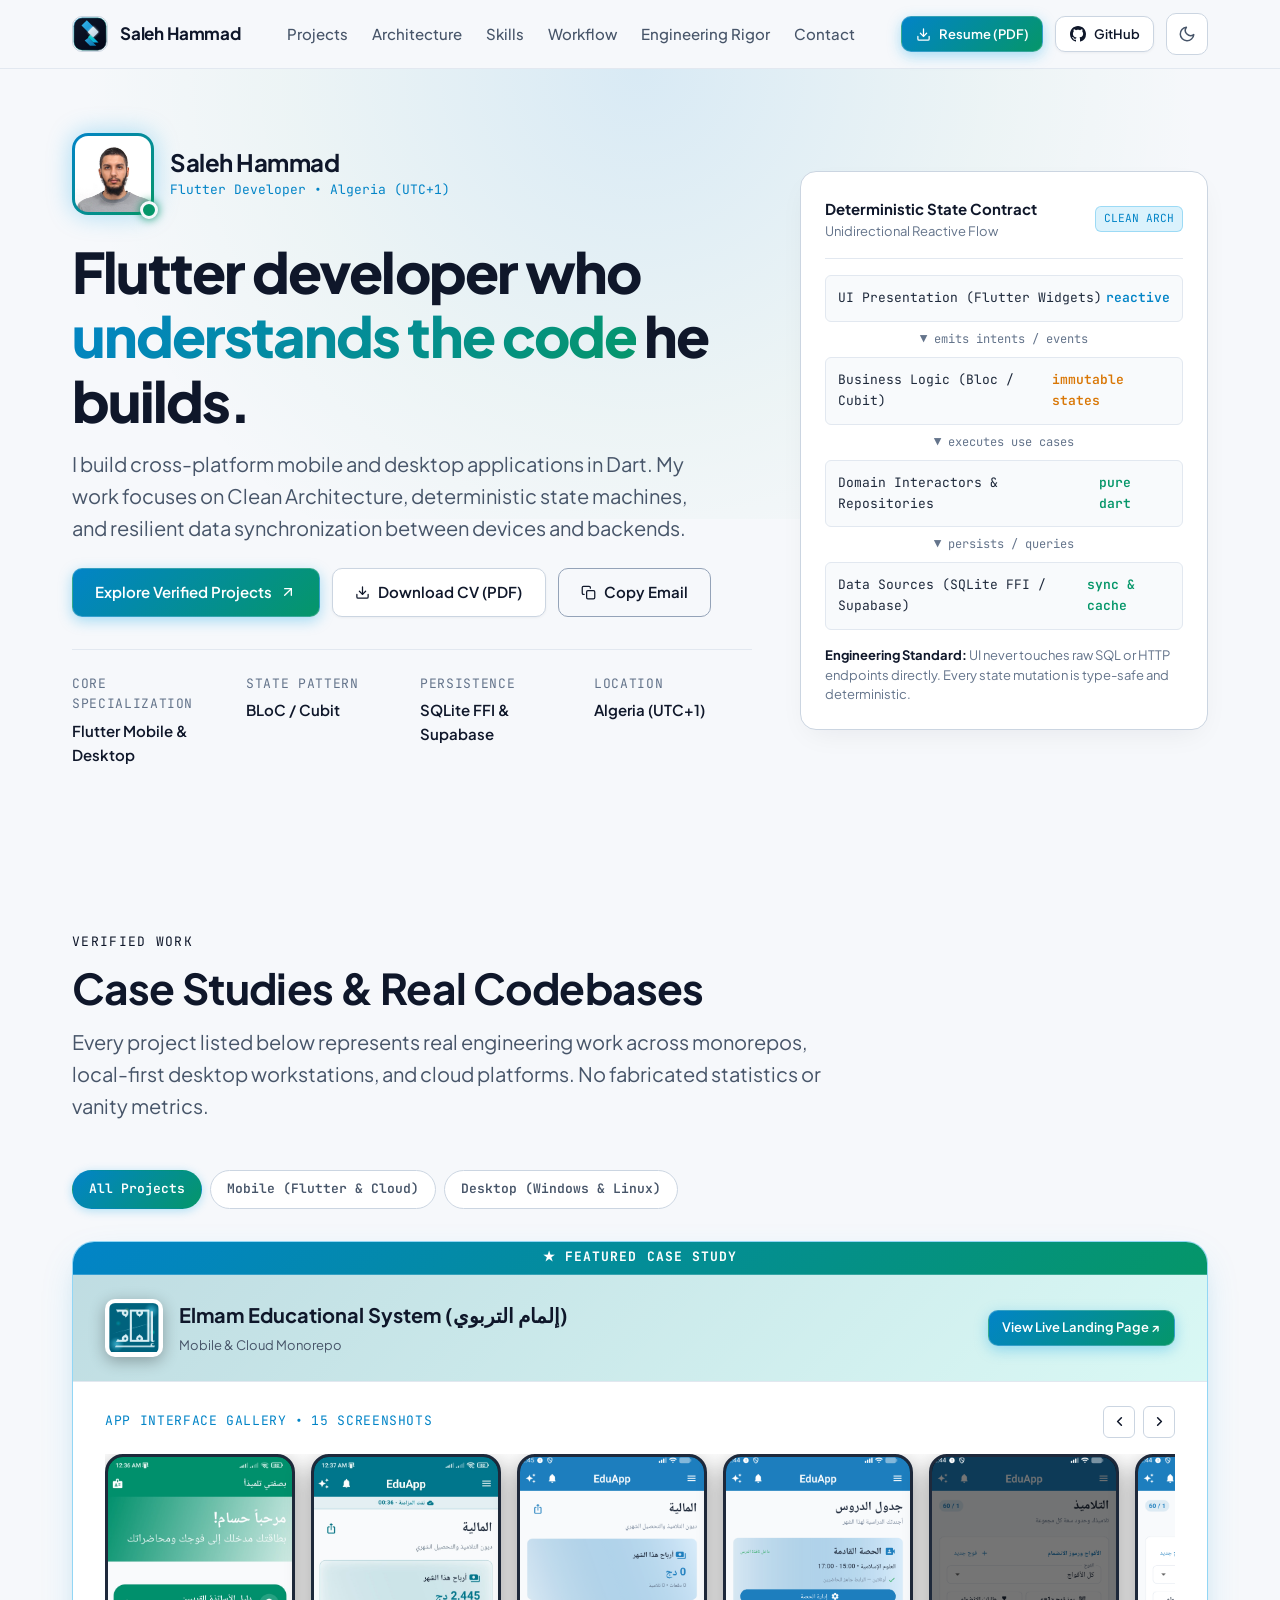
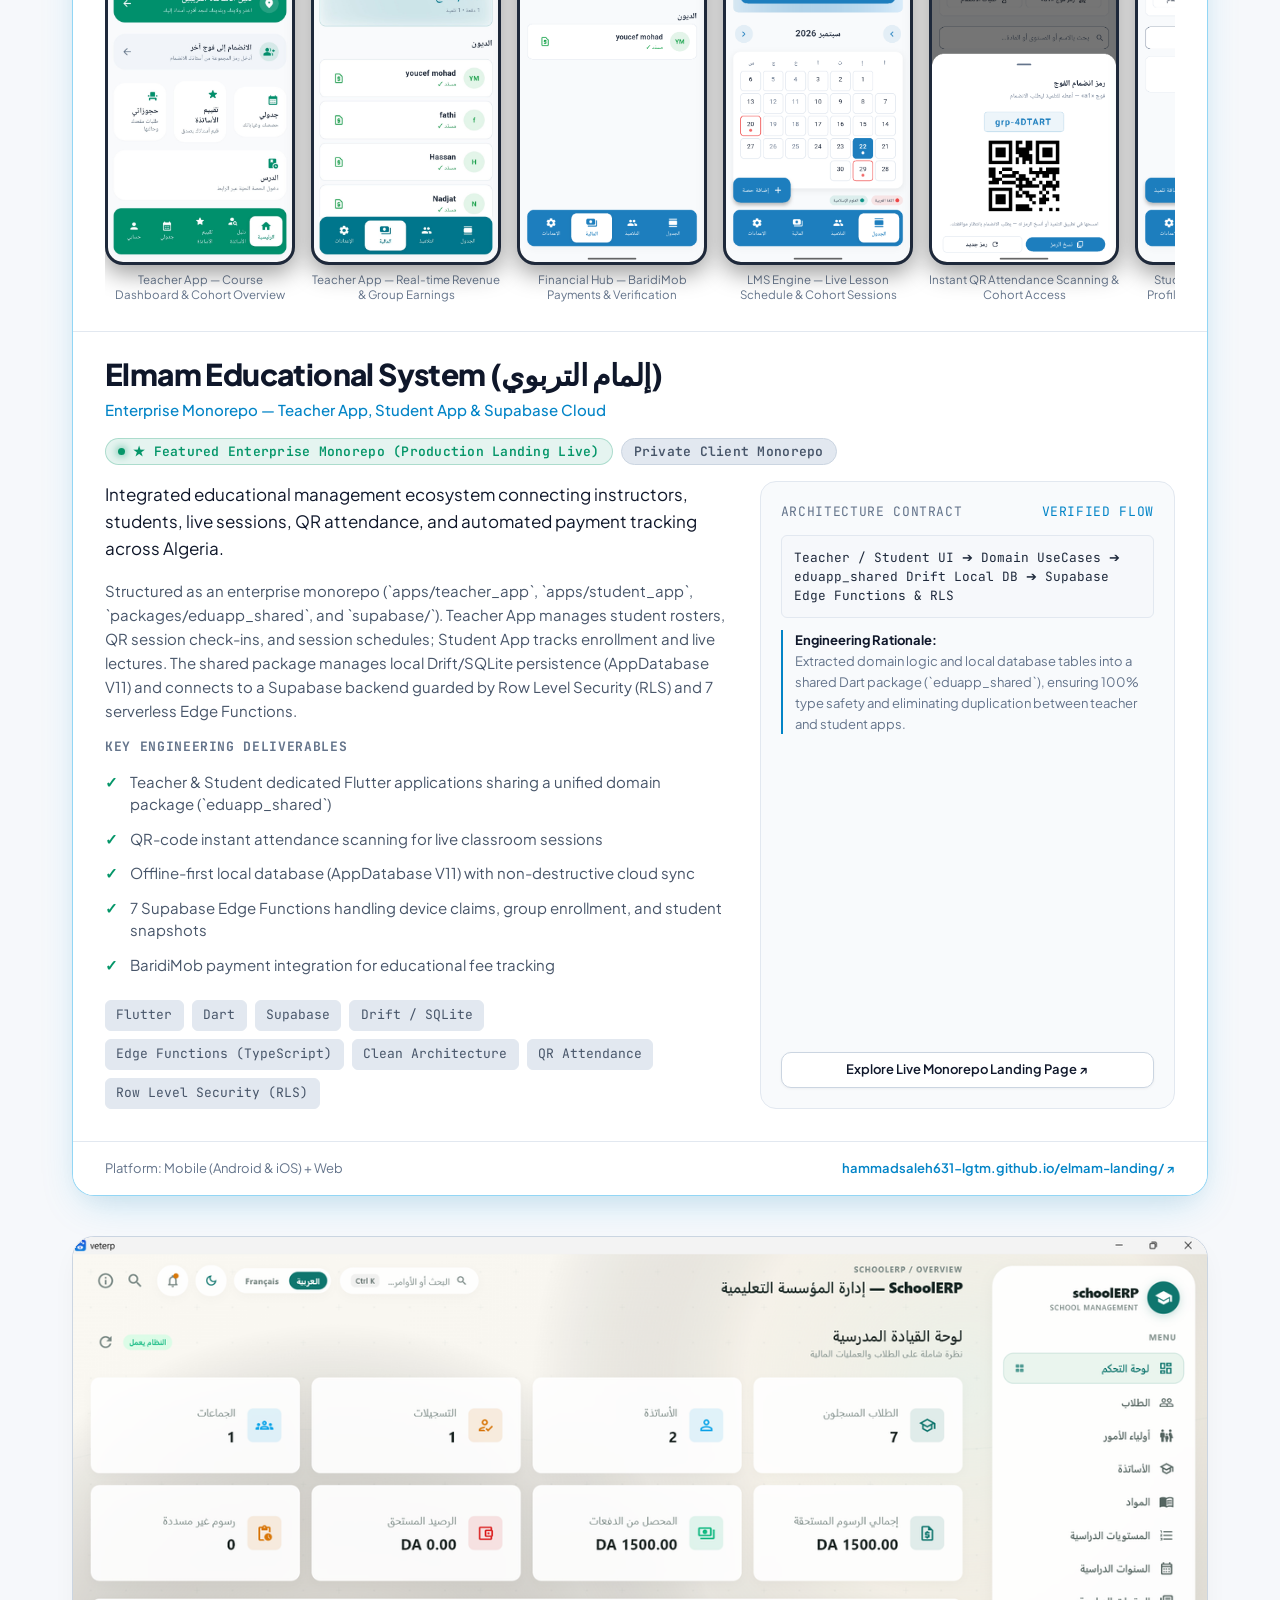
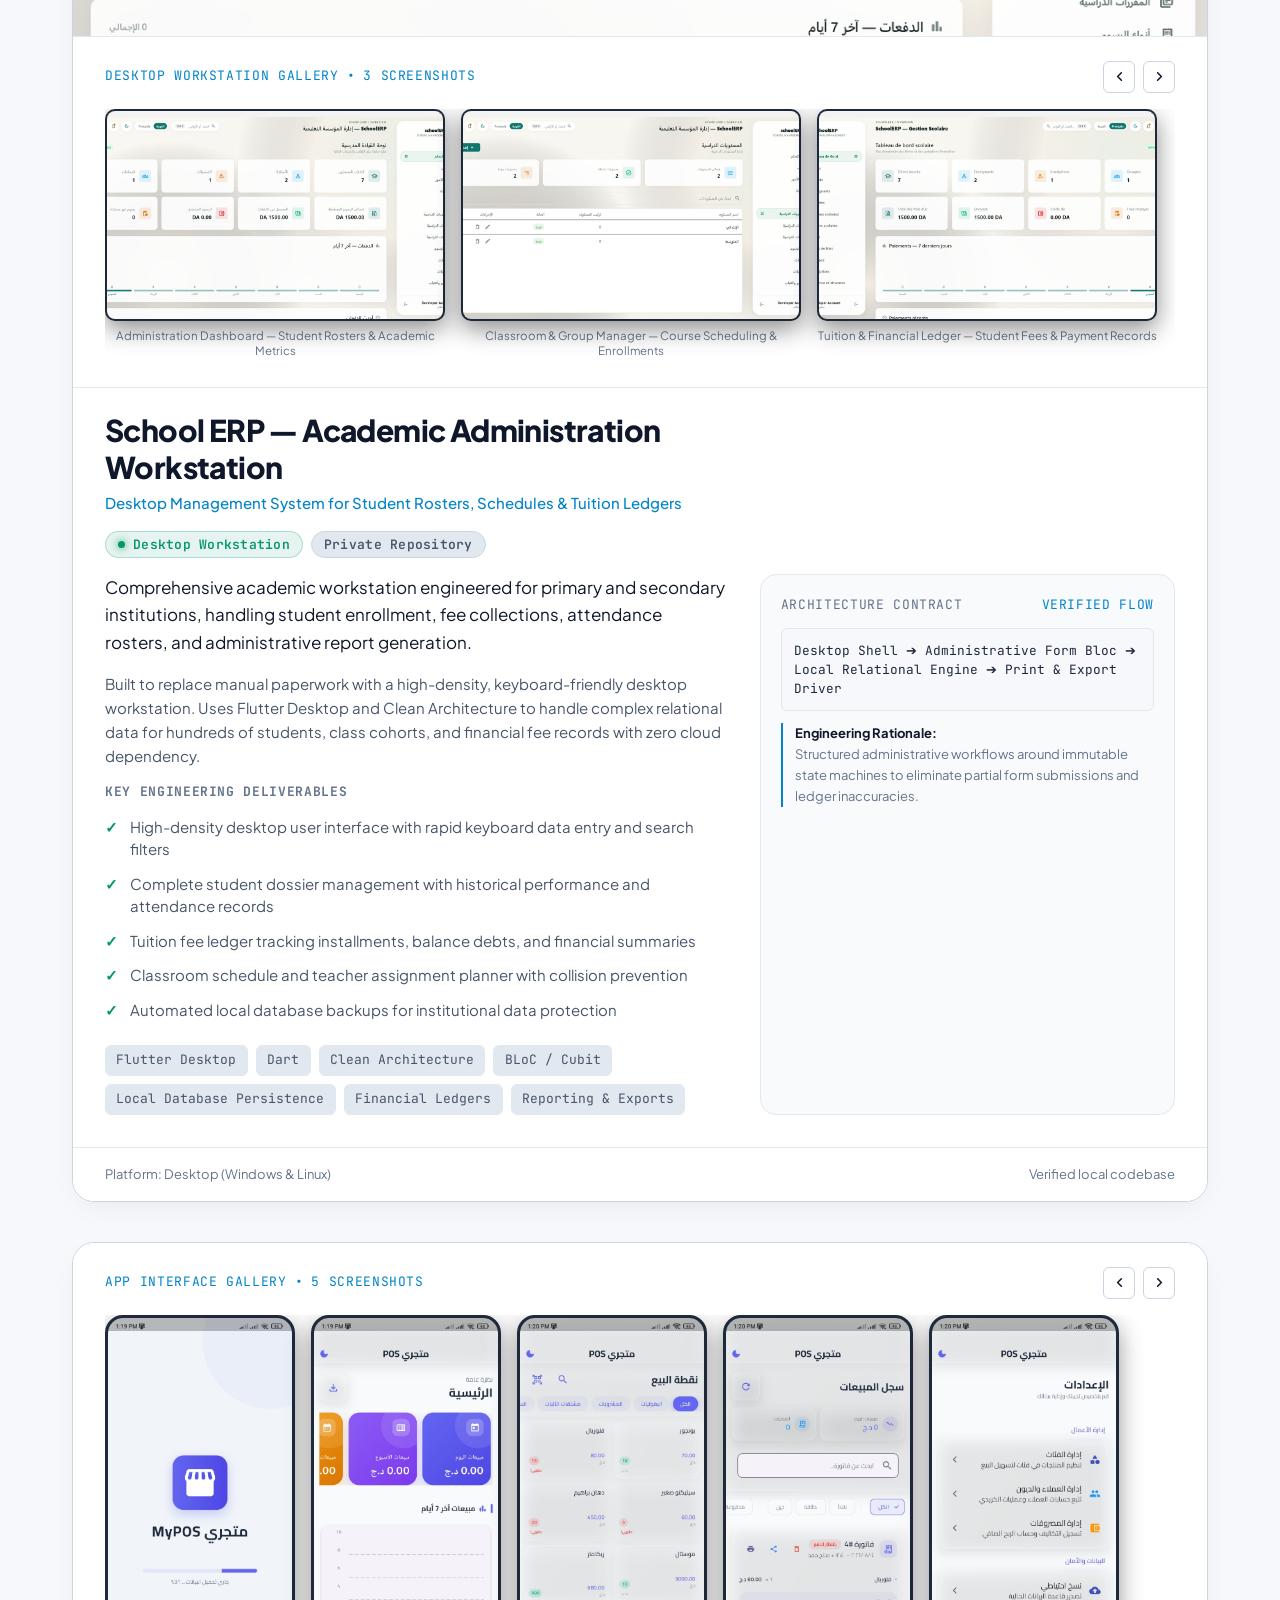
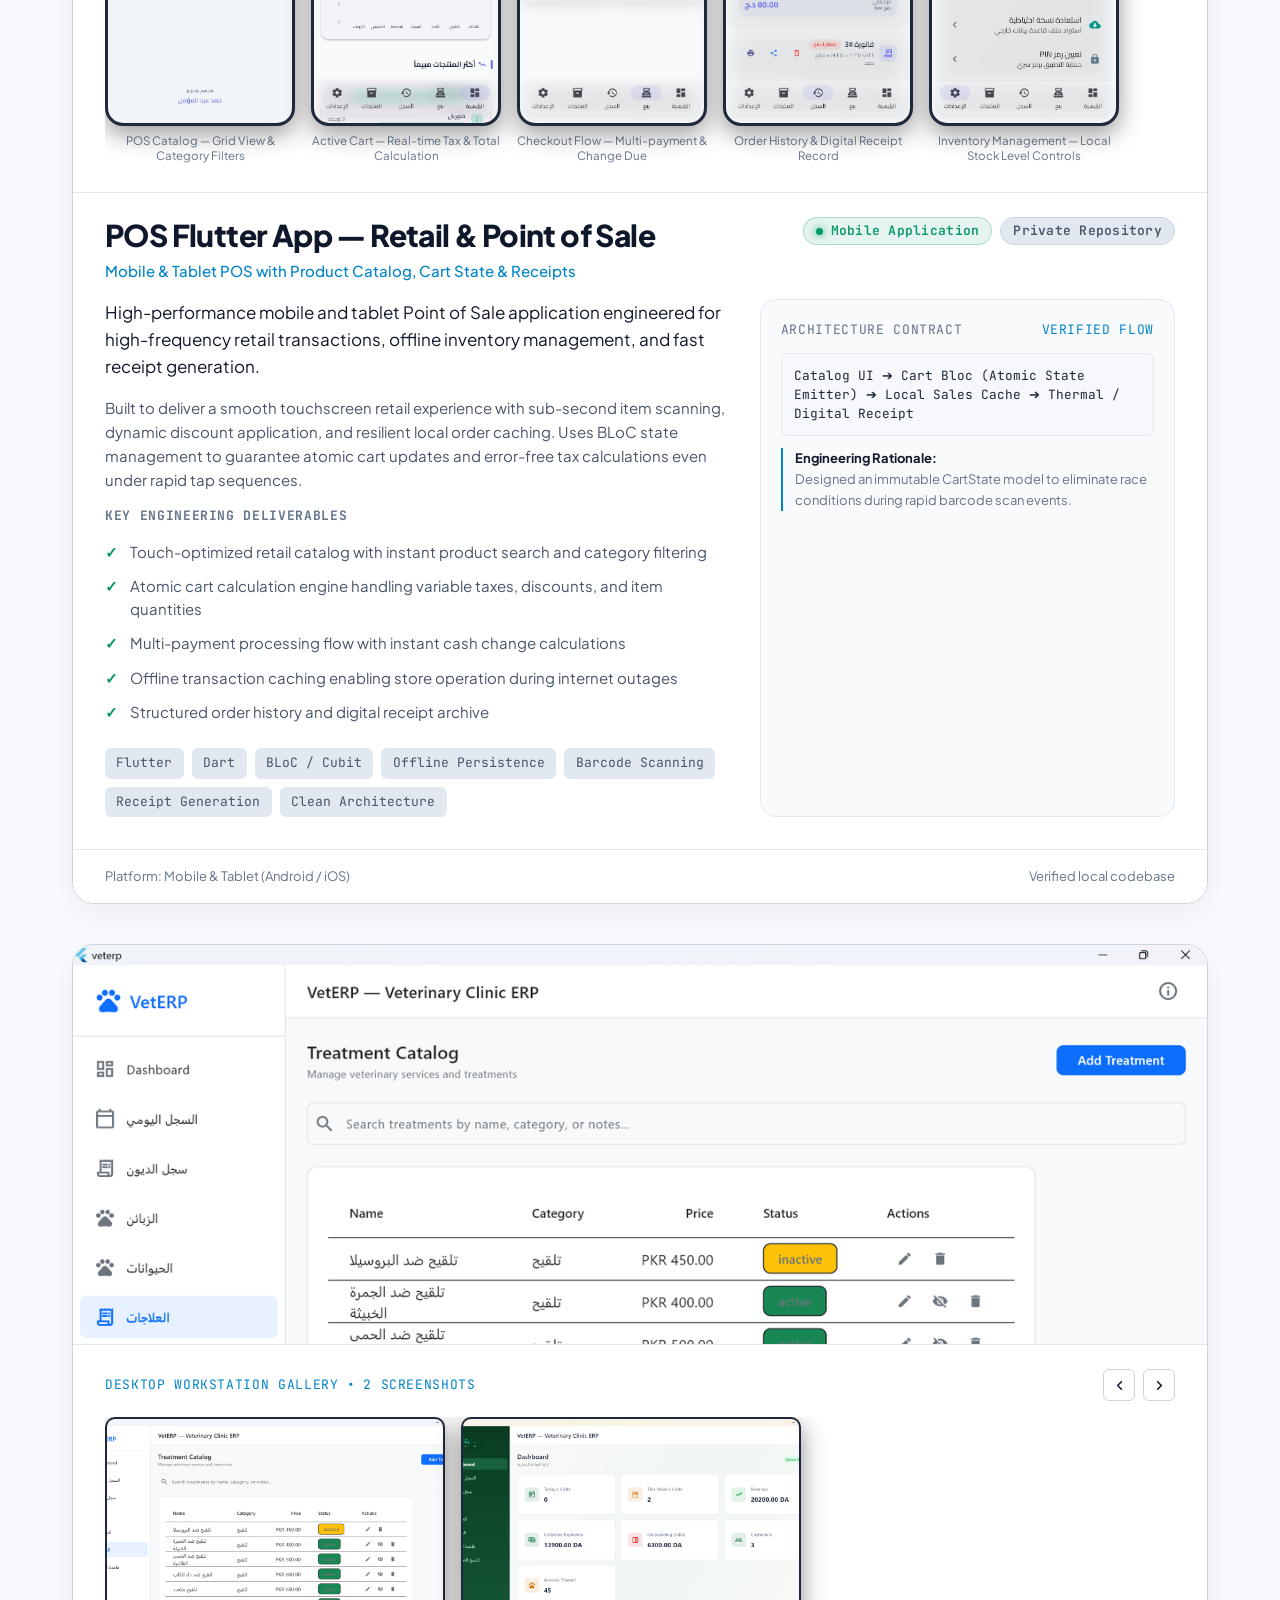
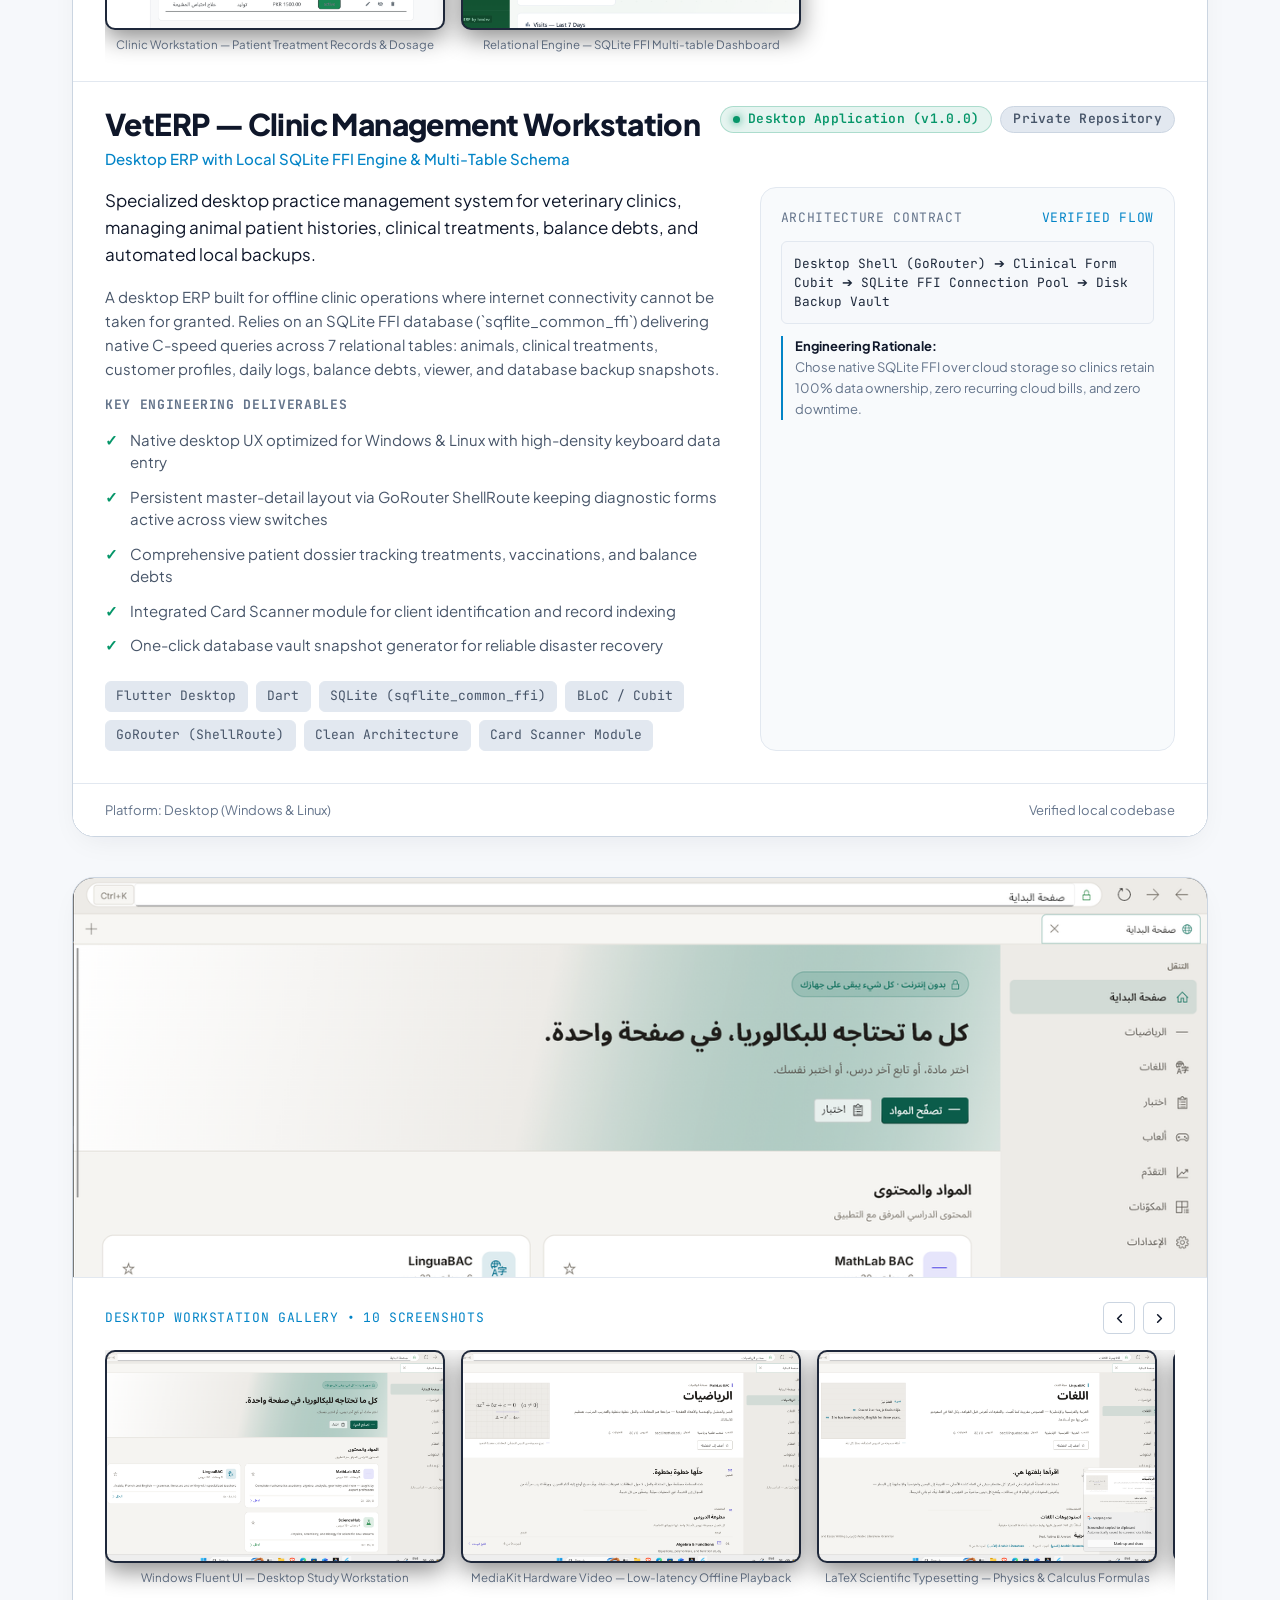
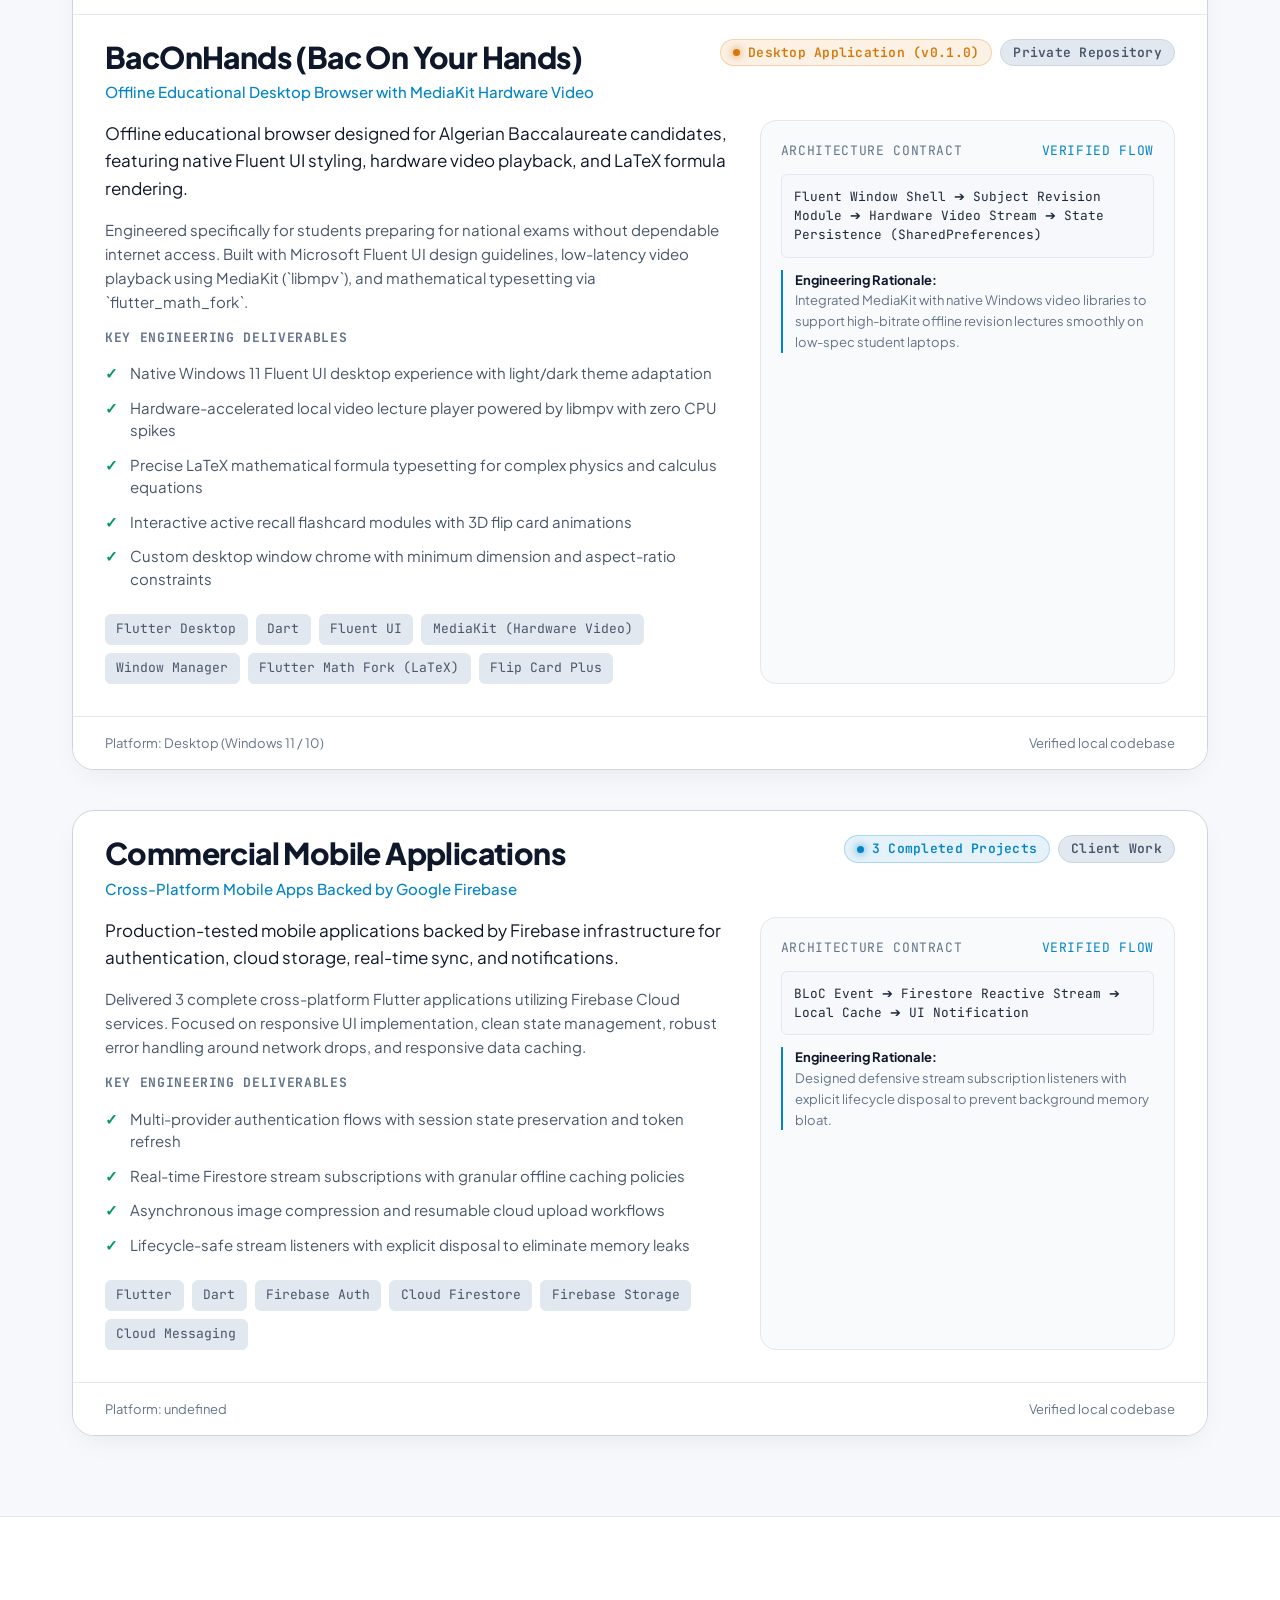
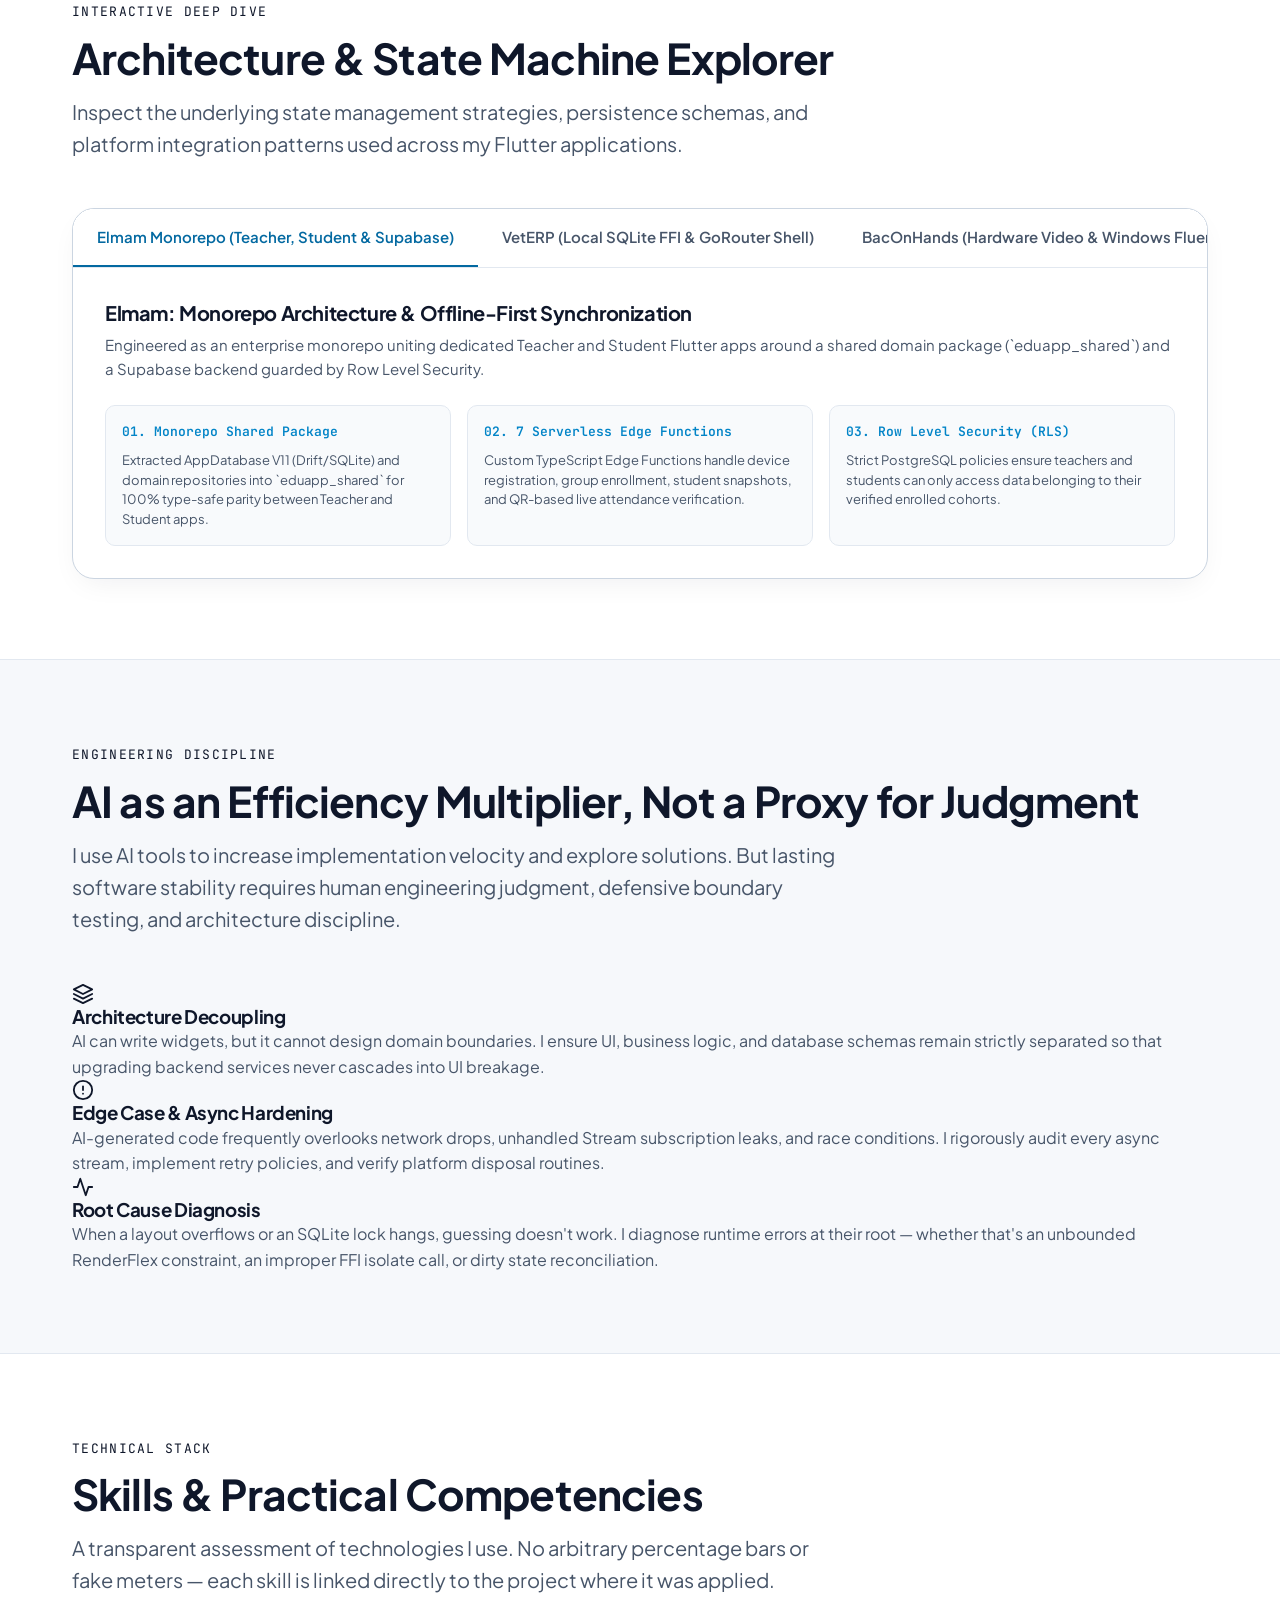
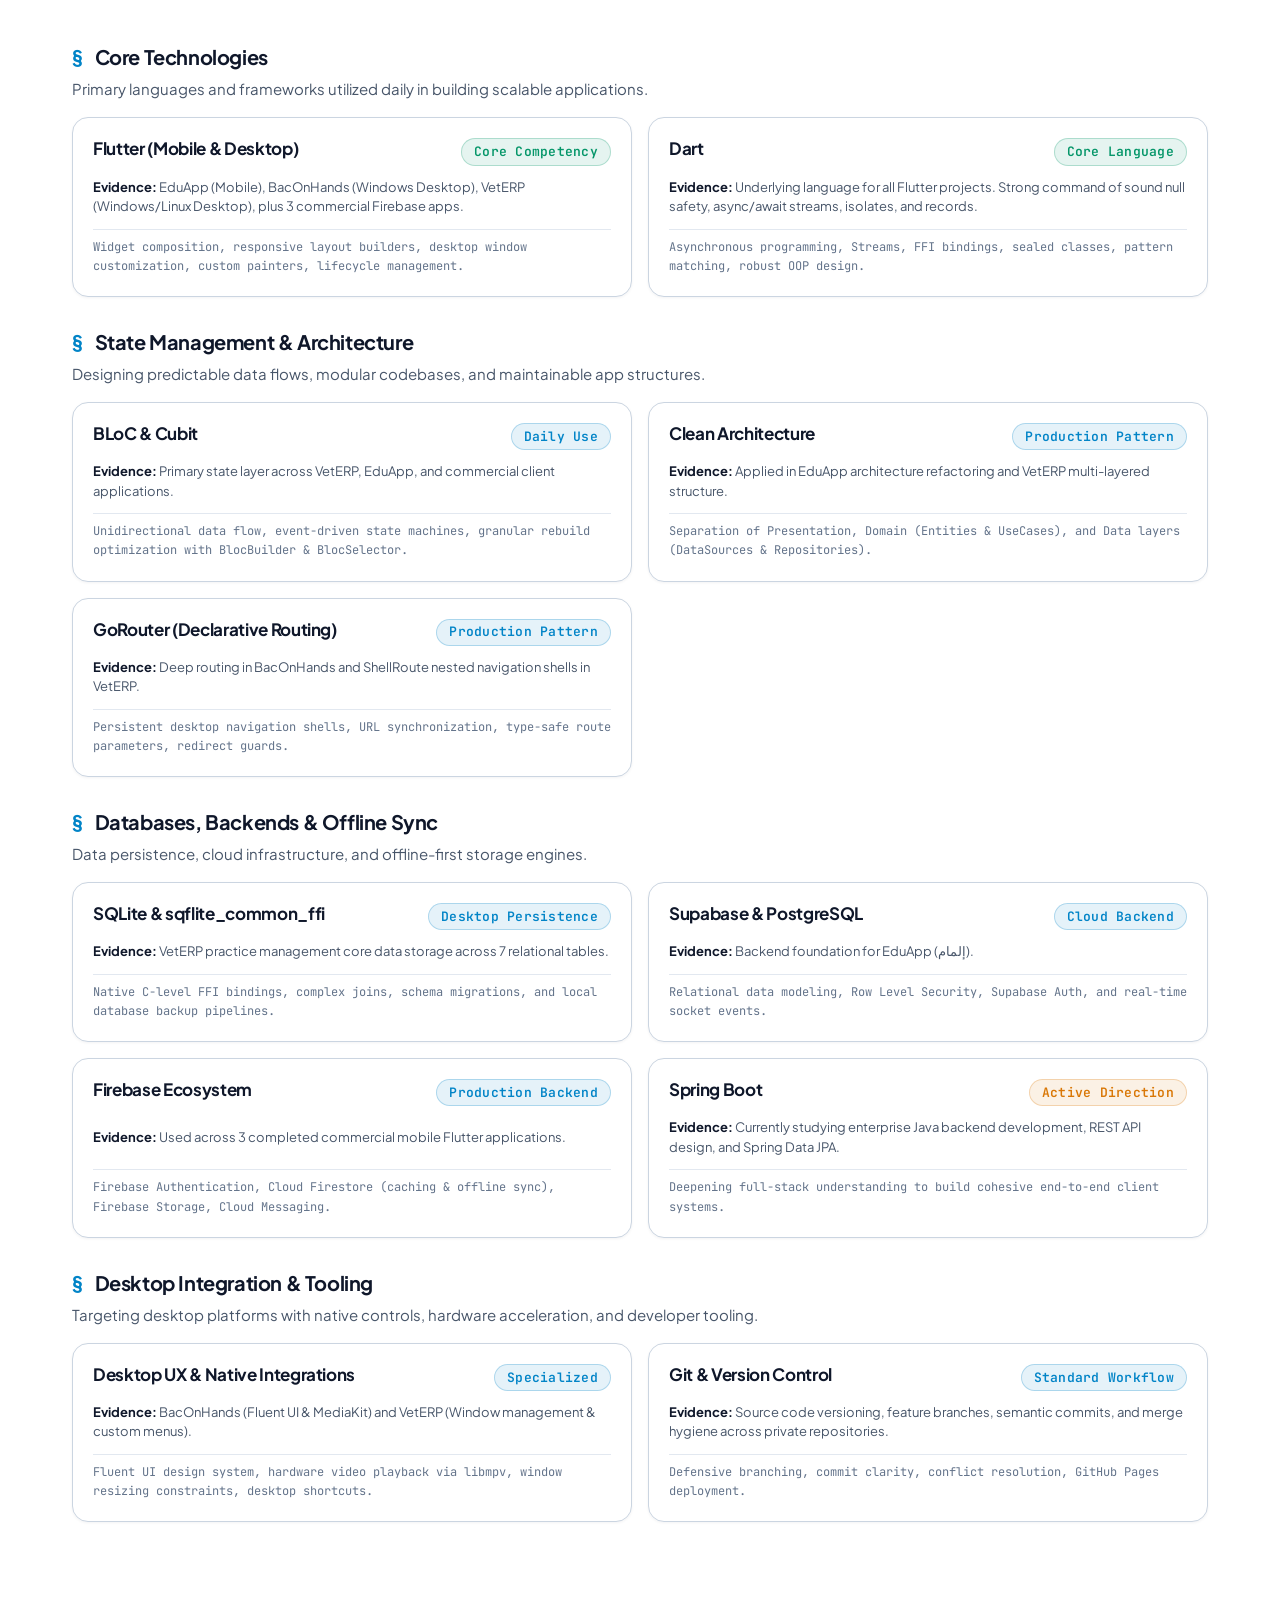
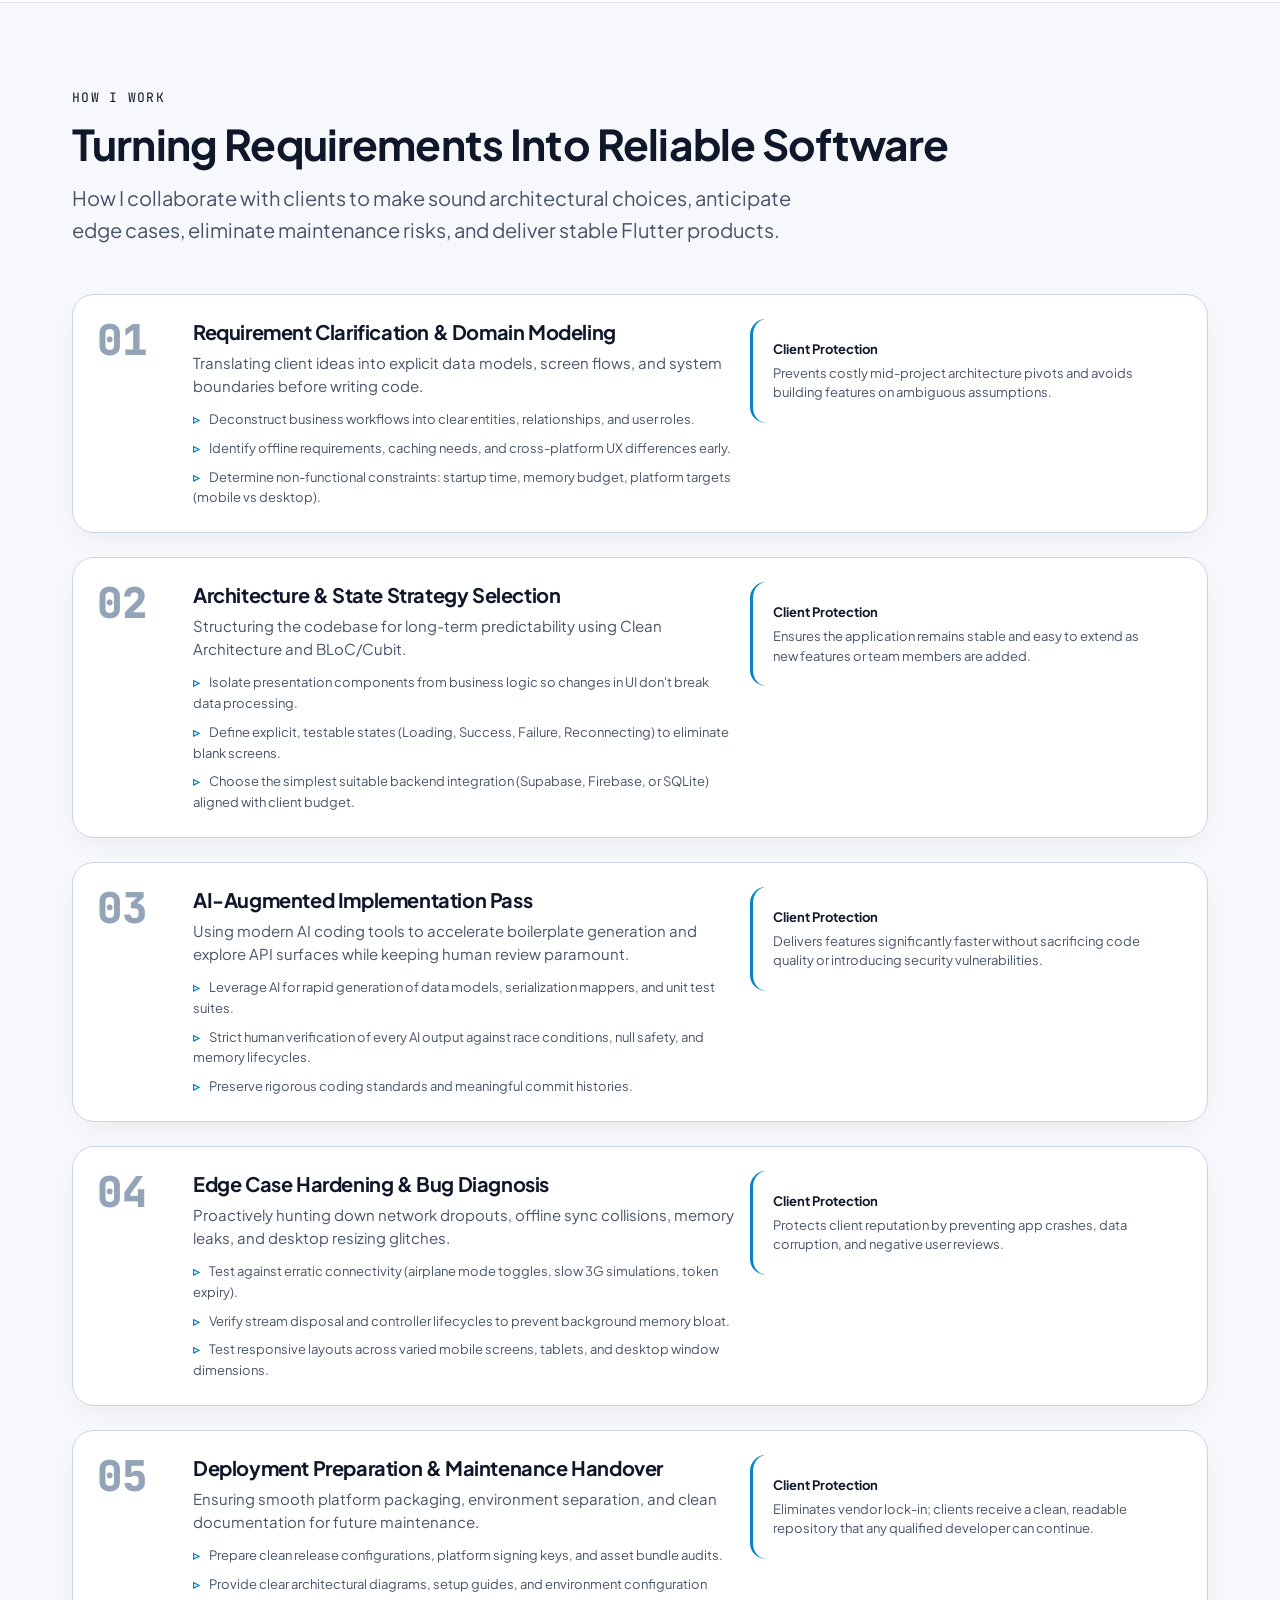
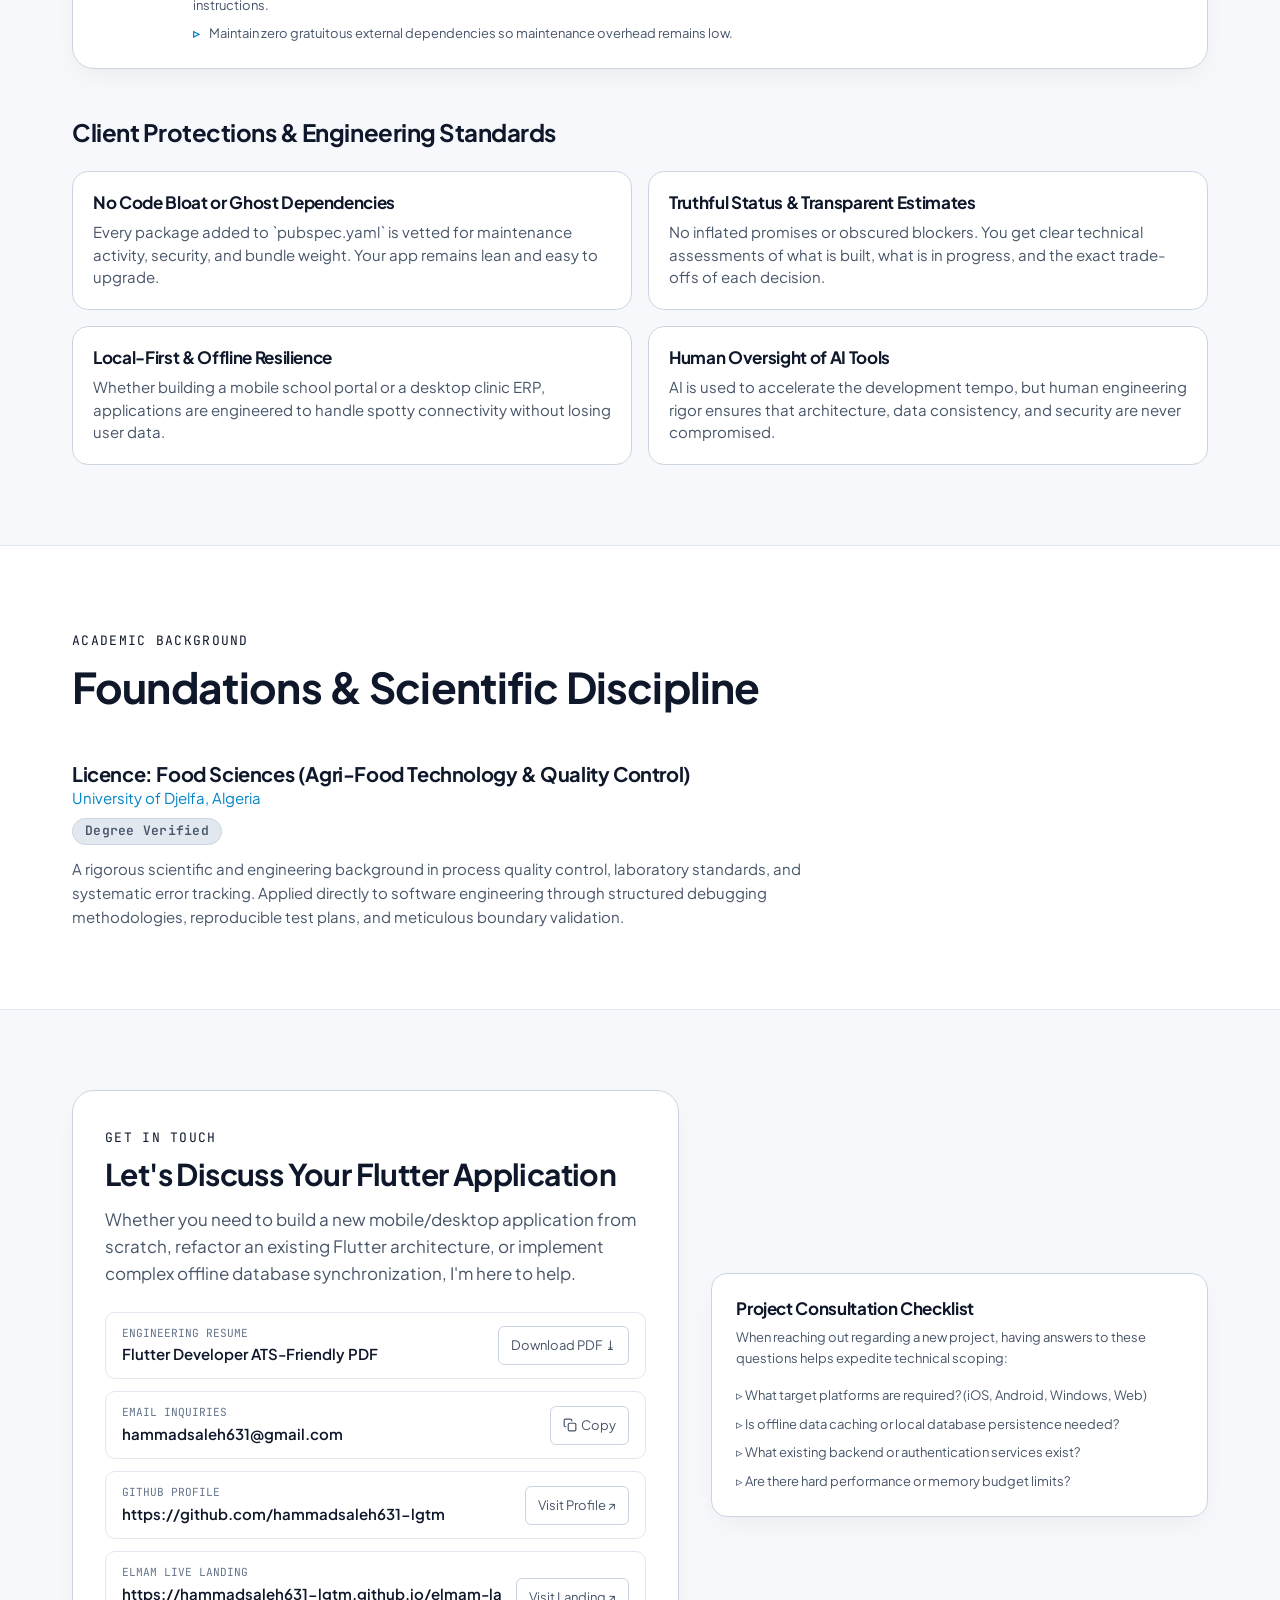
<file: index.html>
<!DOCTYPE html>
<html lang="en" data-theme="dark">
<head>
  <meta charset="utf-8" />
  <meta name="viewport" content="width=device-width, initial-scale=1" />
  <meta name="color-scheme" content="dark light" />
  <meta name="theme-color" content="#080c14" />

  <title>Saleh Hammad — Flutter Developer | Mobile & Desktop Engineering</title>
  <meta name="description" content="Portfolio of Saleh Hammad, Flutter developer building resilient mobile & desktop applications with Clean Architecture, SQLite FFI, Supabase, and predictable state machines." />
  <meta name="author" content="Saleh Hammad" />
  <meta name="robots" content="index, follow" />

  <!-- Preconnect to Google Fonts for Ultra-Fast Typography Rendering -->
  <link rel="preconnect" href="https://fonts.googleapis.com" />
  <link rel="preconnect" href="https://fonts.gstatic.com" crossorigin />
  <link href="https://fonts.googleapis.com/css2?family=JetBrains+Mono:wght@400;500;600;700&family=Plus+Jakarta+Sans:wght@400;500;600;700;800&display=swap" rel="stylesheet" />

  <!-- Open Graph -->
  <meta property="og:type" content="website" />
  <meta property="og:title" content="Saleh Hammad — Flutter Developer" />
  <meta property="og:description" content="Building resilient cross-platform Flutter applications for Mobile & Desktop with Clean Architecture and predictable state." />
  <meta property="og:site_name" content="Saleh Hammad Portfolio" />
  <meta property="og:locale" content="en_US" />
  <meta property="og:image" content="./public/assets/icons/og-image.png" />
  <meta property="og:image:width" content="1200" />
  <meta property="og:image:height" content="630" />
  <meta property="og:image:alt" content="Saleh Hammad Flutter Developer Portfolio" />

  <!-- Twitter Card -->
  <meta name="twitter:card" content="summary_large_image" />
  <meta name="twitter:title" content="Saleh Hammad — Flutter Developer" />
  <meta name="twitter:description" content="Building resilient cross-platform Flutter applications for Mobile & Desktop." />
  <meta name="twitter:image" content="./public/assets/icons/og-image.png" />

  <!-- Favicons -->
  <link rel="icon" href="./public/assets/icons/favicon.svg" type="image/svg+xml" />
  <link rel="apple-touch-icon" href="./public/assets/icons/apple-touch-icon.png" />

  <!-- Theme Script (Zero Flash) -->
  <script>
    (function() {
      try {
        var savedTheme = localStorage.getItem('theme-preference');
        if (savedTheme === 'light' || savedTheme === 'dark') {
          document.documentElement.setAttribute('data-theme', savedTheme);
        } else if (window.matchMedia && window.matchMedia('(prefers-color-scheme: light)').matches) {
          document.documentElement.setAttribute('data-theme', 'light');
        }
      } catch (e) {}
    })();
  </script>

  <!-- Stylesheets -->
  <link rel="stylesheet" href="./src/styles/tokens.css" />
  <link rel="stylesheet" href="./src/styles/base.css" />
  <link rel="stylesheet" href="./src/styles/layout.css" />
  <link rel="stylesheet" href="./src/styles/components.css" />

  <!-- Schema.org Structured Data -->
  <script type="application/ld+json">
  {
    "@context": "https://schema.org",
    "@type": "Person",
    "name": "Saleh Hammad",
    "jobTitle": "Flutter Developer",
    "url": "https://hammadsaleh631-lgtm.github.io",
    "sameAs": [
      "https://github.com/hammadsaleh631-lgtm",
      "https://hammadsaleh631-lgtm.github.io/elmam-landing/"
    ],
    "description": "Flutter developer specializing in Clean Architecture, BLoC/Cubit state machines, SQLite FFI local persistence, and offline-first cloud synchronization.",
    "knowsAbout": [
      "Flutter Mobile & Desktop",
      "Dart",
      "BLoC & Cubit",
      "Clean Architecture",
      "SQLite / sqflite_common_ffi",
      "Supabase & PostgreSQL",
      "Firebase Cloud Services",
      "Cross-Platform Engineering"
    ]
  }
  </script>
</head>
<body>
  <a href="#main-content" class="skip-to-content">Skip to main content</a>

  <!-- Header -->
  <header class="site-header" role="banner">
    <div class="container">
      <div class="nav-inner">
        <a href="#hero" class="brand-link" aria-label="Saleh Hammad — Home">
          <img src="./public/assets/icons/favicon.svg" alt="Saleh Hammad Monogram" class="brand-logo" width="36" height="36" />
          <span>Saleh Hammad</span>
        </a>

        <nav aria-label="Main Navigation">
          <ul class="nav-links">
            <li><a href="#work" class="nav-link">Projects</a></li>
            <li><a href="#architecture" class="nav-link">Architecture</a></li>
            <li><a href="#skills" class="nav-link">Skills</a></li>
            <li><a href="#workflow" class="nav-link">Workflow</a></li>
            <li><a href="#ai-philosophy" class="nav-link">Engineering Rigor</a></li>
            <li><a href="#contact" class="nav-link">Contact</a></li>
          </ul>
        </nav>

        <div class="nav-actions">
          <a href="./public/assets/docs/Saleh_Hammad_Flutter_Developer_Resume.pdf" download="Saleh_Hammad_Flutter_Developer_Resume.pdf" class="btn btn-primary btn-sm" aria-label="Download Flutter Developer Resume PDF">
            <svg width="15" height="15" viewBox="0 0 24 24" fill="none" stroke="currentColor" stroke-width="2" stroke-linecap="round" stroke-linejoin="round" aria-hidden="true"><path d="M21 15v4a2 2 0 0 1-2 2H5a2 2 0 0 1-2-2v-4"></path><polyline points="7 10 12 15 17 10"></polyline><line x1="12" y1="15" x2="12" y2="3"></line></svg>
            <span>Resume (PDF)</span>
          </a>

          <a href="https://github.com/hammadsaleh631-lgtm" target="_blank" rel="noopener noreferrer" class="btn btn-secondary btn-sm" aria-label="GitHub Profile">
            <svg width="16" height="16" viewBox="0 0 24 24" fill="currentColor" aria-hidden="true">
              <path d="M12 0C5.37 0 0 5.37 0 12c0 5.31 3.435 9.795 8.205 11.385.6.105.825-.255.825-.57 0-.285-.015-1.23-.015-2.235-3.015.555-3.795-.735-4.035-1.41-.135-.345-.72-1.41-1.23-1.695-.42-.225-1.02-.78-.015-.795.945-.015 1.62.87 1.845 1.23 1.08 1.815 2.805 1.305 3.495.99.105-.78.42-1.305.765-1.605-2.67-.3-5.46-1.335-5.46-5.925 0-1.305.465-2.385 1.23-3.225-.12-.3-.54-1.53.12-3.18 0 0 1.005-.315 3.3 1.23.96-.27 1.98-.405 3-.405s2.04.135 3 .405c2.295-1.56 3.3-1.23 3.3-1.23.66 1.65.24 2.88.12 3.18.765.84 1.23 1.905 1.23 3.225 0 4.605-2.805 5.625-5.475 5.925.435.375.81 1.095.81 2.22 0 1.605-.015 2.895-.015 3.3 0 .315.225.69.825.57A12.02 12.02 0 0024 12c0-6.63-5.37-12-12-12z"/>
            </svg>
            <span>GitHub</span>
          </a>

          <button id="theme-toggle" class="theme-toggle-btn" aria-label="Toggle dark/light theme">
            <!-- Dynamic Icon -->
          </button>

          <button id="mobile-menu-toggle" class="mobile-nav-toggle" aria-expanded="false" aria-controls="mobile-menu-drawer" aria-label="Toggle navigation menu">
            <svg width="20" height="20" viewBox="0 0 24 24" fill="none" stroke="currentColor" stroke-width="2" stroke-linecap="round" stroke-linejoin="round" aria-hidden="true">
              <line x1="3" y1="12" x2="21" y2="12"></line>
              <line x1="3" y1="6" x2="21" y2="6"></line>
              <line x1="3" y1="18" x2="21" y2="18"></line>
            </svg>
          </button>
        </div>
      </div>
    </div>

    <!-- Mobile Drawer -->
    <div id="mobile-menu-drawer" class="mobile-menu-drawer" role="region" aria-label="Mobile Navigation">
      <ul class="mobile-nav-links">
        <li><a href="#work">Projects</a></li>
        <li><a href="#architecture">Architecture & State</a></li>
        <li><a href="#skills">Skills & Evidence</a></li>
        <li><a href="#workflow">Engineering Workflow</a></li>
        <li><a href="#ai-philosophy">AI & Rigor</a></li>
        <li><a href="#contact">Contact</a></li>
        <li><a href="./public/assets/docs/Saleh_Hammad_Flutter_Developer_Resume.pdf" download="Saleh_Hammad_Flutter_Developer_Resume.pdf">Download Resume (PDF) ⤓</a></li>
        <li><a href="https://github.com/hammadsaleh631-lgtm" target="_blank" rel="noopener noreferrer">GitHub Profile ↗</a></li>
      </ul>
    </div>
  </header>

  <!-- Main Content -->
  <main id="main-content">
    <!-- Hero Section -->
    <section id="hero" class="hero-wrapper" aria-labelledby="hero-heading">
      <div class="hero-glow-backdrop" aria-hidden="true"></div>
      <div class="container">
        <div class="hero-grid">
          <div>
            <!-- Dynamically populated avatar & metadata -->
            <div id="hero-profile-area"></div>

            <h1 id="hero-heading" class="hero-title">
              Flutter developer who <span class="text-gradient">understands the code</span> he builds.
            </h1>

            <p class="hero-subtitle">
              I build cross-platform mobile and desktop applications in Dart. My work focuses on Clean Architecture, deterministic state machines, and resilient data synchronization between devices and backends.
            </p>

            <div class="hero-actions">
              <a href="#work" class="btn btn-primary">
                <span>Explore Verified Projects</span>
                <svg width="16" height="16" viewBox="0 0 24 24" fill="none" stroke="currentColor" stroke-width="2" stroke-linecap="round" stroke-linejoin="round" aria-hidden="true"><line x1="7" y1="17" x2="17" y2="7"></line><polyline points="7 7 17 7 17 17"></polyline></svg>
              </a>
              <a href="./public/assets/docs/Saleh_Hammad_Flutter_Developer_Resume.pdf" download="Saleh_Hammad_Flutter_Developer_Resume.pdf" class="btn btn-secondary" aria-label="Download Flutter Developer Resume PDF">
                <svg width="15" height="15" viewBox="0 0 24 24" fill="none" stroke="currentColor" stroke-width="2" stroke-linecap="round" stroke-linejoin="round" aria-hidden="true"><path d="M21 15v4a2 2 0 0 1-2 2H5a2 2 0 0 1-2-2v-4"></path><polyline points="7 10 12 15 17 10"></polyline><line x1="12" y1="15" x2="12" y2="3"></line></svg>
                <span>Download CV (PDF)</span>
              </a>
              <button class="btn btn-outline" data-copy="hammadsaleh631@gmail.com" aria-label="Copy contact email">
                <svg width="15" height="15" viewBox="0 0 24 24" fill="none" stroke="currentColor" stroke-width="2" stroke-linecap="round" stroke-linejoin="round" aria-hidden="true"><rect x="9" y="9" width="13" height="13" rx="2" ry="2"></rect><path d="M5 15H4a2 2 0 0 1-2-2V4a2 2 0 0 1 2-2h9a2 2 0 0 1 2 2v1"></path></svg>
                <span>Copy Email</span>
              </button>
            </div>

            <div class="hero-proof-bar">
              <div>
                <div class="proof-item-label">Core Specialization</div>
                <div class="proof-item-value">Flutter Mobile & Desktop</div>
              </div>
              <div>
                <div class="proof-item-label">State Pattern</div>
                <div class="proof-item-value">BLoC / Cubit</div>
              </div>
              <div>
                <div class="proof-item-label">Persistence</div>
                <div class="proof-item-value">SQLite FFI & Supabase</div>
              </div>
              <div>
                <div class="proof-item-label">Location</div>
                <div class="proof-item-value">Algeria (UTC+1)</div>
              </div>
            </div>
          </div>

          <!-- Hero Architecture Blueprint Card -->
          <div>
            <div class="architecture-card" role="region" aria-label="System Architecture Flow">
              <div class="architecture-card-header">
                <div>
                  <strong style="font-size: var(--text-sm); color: var(--text-primary);">Deterministic State Contract</strong>
                  <div style="font-size: var(--text-xs); color: var(--text-muted);">Unidirectional Reactive Flow</div>
                </div>
                <span class="architecture-tag">CLEAN ARCH</span>
              </div>

              <div class="blueprint-flow">
                <div class="blueprint-node">
                  <span>UI Presentation (Flutter Widgets)</span>
                  <span style="color: var(--accent-cyan); font-weight: 600;">reactive</span>
                </div>
                <div class="blueprint-connector">▼ emits intents / events</div>
                <div class="blueprint-node">
                  <span>Business Logic (Bloc / Cubit)</span>
                  <span style="color: var(--status-prototype-text); font-weight: 600;">immutable states</span>
                </div>
                <div class="blueprint-connector">▼ executes use cases</div>
                <div class="blueprint-node">
                  <span>Domain Interactors & Repositories</span>
                  <span style="color: var(--status-active-text); font-weight: 600;">pure dart</span>
                </div>
                <div class="blueprint-connector">▼ persists / queries</div>
                <div class="blueprint-node">
                  <span>Data Sources (SQLite FFI / Supabase)</span>
                  <span style="color: var(--accent-teal); font-weight: 600;">sync & cache</span>
                </div>
              </div>

              <div style="margin-top: var(--space-4); font-size: var(--text-xs); color: var(--text-muted); line-height: 1.5;">
                <strong style="color: var(--text-primary);">Engineering Standard:</strong> UI never touches raw SQL or HTTP endpoints directly. Every state mutation is type-safe and deterministic.
              </div>
            </div>
          </div>
        </div>
      </div>
    </section>

    <!-- Projects Section -->
    <section id="work" class="section" aria-labelledby="work-heading">
      <div class="container">
        <div class="section-header">
          <div class="section-label">Verified Work</div>
          <h2 id="work-heading" class="section-title">Case Studies & Real Codebases</h2>
          <p class="section-intro">
            Every project listed below represents real engineering work across monorepos, local-first desktop workstations, and cloud platforms. No fabricated statistics or vanity metrics.
          </p>
        </div>

        <!-- Project Filter Bar -->
        <div class="project-filter-bar" role="toolbar" aria-label="Filter projects by category">
          <button class="filter-btn is-active" data-filter="all">All Projects</button>
          <button class="filter-btn" data-filter="mobile">Mobile (Flutter & Cloud)</button>
          <button class="filter-btn" data-filter="desktop">Desktop (Windows & Linux)</button>
        </div>

        <!-- Projects Container -->
        <div id="projects-list" class="projects-container">
          <!-- Populated dynamically via JS -->
        </div>
      </div>
    </section>

    <!-- Interactive Architecture & State Explorer Section -->
    <section id="architecture" class="section" aria-labelledby="architecture-heading" style="background-color: var(--bg-surface);">
      <div class="container">
        <div class="section-header">
          <div class="section-label">Interactive Deep Dive</div>
          <h2 id="architecture-heading" class="section-title">Architecture & State Machine Explorer</h2>
          <p class="section-intro">
            Inspect the underlying state management strategies, persistence schemas, and platform integration patterns used across my Flutter applications.
          </p>
        </div>

        <div class="inspector-card">
          <div class="inspector-tabs" role="tablist" aria-label="Architecture deep dives">
            <button class="inspector-tab is-active" data-target="tab-elmam" role="tab" aria-selected="true" id="tab-btn-elmam">
              Elmam Monorepo (Teacher, Student & Supabase)
            </button>
            <button class="inspector-tab" data-target="tab-veterp" role="tab" aria-selected="false" id="tab-btn-veterp">
              VetERP (Local SQLite FFI & GoRouter Shell)
            </button>
            <button class="inspector-tab" data-target="tab-baconhands" role="tab" aria-selected="false" id="tab-btn-baconhands">
              BacOnHands (Hardware Video & Windows Fluent)
            </button>
          </div>

          <div class="inspector-body">
            <!-- Elmam Pane -->
            <div id="tab-elmam" class="inspector-pane is-active" role="tabpanel" aria-labelledby="tab-btn-elmam">
              <h3 style="font-size: var(--text-lg); margin-bottom: var(--space-2);">Elmam: Monorepo Architecture & Offline-First Synchronization</h3>
              <p style="font-size: var(--text-sm); color: var(--text-secondary); margin-bottom: var(--space-4);">
                Engineered as an enterprise monorepo uniting dedicated Teacher and Student Flutter apps around a shared domain package (`eduapp_shared`) and a Supabase backend guarded by Row Level Security.
              </p>

              <div class="state-machine-grid">
                <div class="state-node">
                  <div class="state-node-title">01. Monorepo Shared Package</div>
                  <div class="state-node-desc">
                    Extracted AppDatabase V11 (Drift/SQLite) and domain repositories into `eduapp_shared` for 100% type-safe parity between Teacher and Student apps.
                  </div>
                </div>
                <div class="state-node">
                  <div class="state-node-title">02. 7 Serverless Edge Functions</div>
                  <div class="state-node-desc">
                    Custom TypeScript Edge Functions handle device registration, group enrollment, student snapshots, and QR-based live attendance verification.
                  </div>
                </div>
                <div class="state-node">
                  <div class="state-node-title">03. Row Level Security (RLS)</div>
                  <div class="state-node-desc">
                    Strict PostgreSQL policies ensure teachers and students can only access data belonging to their verified enrolled cohorts.
                  </div>
                </div>
              </div>
            </div>

            <!-- VetERP Pane -->
            <div id="tab-veterp" class="inspector-pane" role="tabpanel" aria-labelledby="tab-btn-veterp">
              <h3 style="font-size: var(--text-lg); margin-bottom: var(--space-2);">VetERP: Local-First Desktop Clinic Management</h3>
              <p style="font-size: var(--text-sm); color: var(--text-secondary); margin-bottom: var(--space-4);">
                Desktop ERP designed for Windows and Linux veterinary clinics. Local SQLite FFI database guarantees zero cloud dependency for sensitive medical records.
              </p>

              <div class="state-machine-grid">
                <div class="state-node">
                  <div class="state-node-title">01. SQLite C-Level FFI</div>
                  <div class="state-node-desc">
                    Employs sqflite_common_ffi for high-speed local relational queries across 7 normalized tables with zero cloud dependency.
                  </div>
                </div>
                <div class="state-node">
                  <div class="state-node-title">02. Persistent Master Shell</div>
                  <div class="state-node-desc">
                    GoRouter ShellRoute maintains persistent desktop state, keeping active clinical treatment drafts open while browsing customer histories.
                  </div>
                </div>
                <div class="state-node">
                  <div class="state-node-title">03. Automated Vault Backup</div>
                  <div class="state-node-desc">
                    Built-in backup snapshot generator enabling clinics to archive and restore their entire medical history to external drives.
                  </div>
                </div>
              </div>
            </div>

            <!-- BacOnHands Pane -->
            <div id="tab-baconhands" class="inspector-pane" role="tabpanel" aria-labelledby="tab-btn-baconhands">
              <h3 style="font-size: var(--text-lg); margin-bottom: var(--space-2);">BacOnHands: Hardware-Accelerated Offline Educational Desktop</h3>
              <p style="font-size: var(--text-sm); color: var(--text-secondary); margin-bottom: var(--space-4);">
                Designed as a standalone offline desktop application for Algerian Baccalaureate students, combining Microsoft Fluent UI styling with native C libraries.
              </p>

              <div class="state-machine-grid">
                <div class="state-node">
                  <div class="state-node-title">01. Hardware Video (libmpv)</div>
                  <div class="state-node-desc">
                    Integrates MediaKit with native DirectX GPU acceleration to play revision lectures smoothly on low-spec student laptops.
                  </div>
                </div>
                <div class="state-node">
                  <div class="state-node-title">02. LaTeX Math Typesetting</div>
                  <div class="state-node-desc">
                    Renders complex mathematical and physical curriculum formulas with full scientific typesetting precision.
                  </div>
                </div>
                <div class="state-node">
                  <div class="state-node-title">03. Desktop Window Controls</div>
                  <div class="state-node-desc">
                    Custom window chrome, DPI scaling, and viewport constraints via flutter_windowmanager for a native Windows 11 experience.
                  </div>
                </div>
              </div>
            </div>
          </div>
        </div>
      </div>
    </section>

    <!-- AI Philosophy & Human Rigor Section -->
    <section id="ai-philosophy" class="section" aria-labelledby="ai-heading">
      <div class="container">
        <div class="section-header">
          <div class="section-label">Engineering Discipline</div>
          <h2 id="ai-heading" class="section-title">AI as an Efficiency Multiplier, Not a Proxy for Judgment</h2>
          <p class="section-intro">
            I use AI tools to increase implementation velocity and explore solutions. But lasting software stability requires human engineering judgment, defensive boundary testing, and architecture discipline.
          </p>
        </div>

        <div class="philosophy-grid">
          <div class="philosophy-card">
            <div class="philosophy-icon" aria-hidden="true">
              <svg width="22" height="22" viewBox="0 0 24 24" fill="none" stroke="currentColor" stroke-width="2" stroke-linecap="round" stroke-linejoin="round"><path d="M12 2L2 7l10 5 10-5-10-5zM2 17l10 5 10-5M2 12l10 5 10-5"></path></svg>
            </div>
            <h3>Architecture Decoupling</h3>
            <p>
              AI can write widgets, but it cannot design domain boundaries. I ensure UI, business logic, and database schemas remain strictly separated so that upgrading backend services never cascades into UI breakage.
            </p>
          </div>

          <div class="philosophy-card">
            <div class="philosophy-icon" aria-hidden="true">
              <svg width="22" height="22" viewBox="0 0 24 24" fill="none" stroke="currentColor" stroke-width="2" stroke-linecap="round" stroke-linejoin="round"><circle cx="12" cy="12" r="10"></circle><line x1="12" y1="8" x2="12" y2="12"></line><line x1="12" y1="16" x2="12.01" y2="16"></line></svg>
            </div>
            <h3>Edge Case & Async Hardening</h3>
            <p>
              AI-generated code frequently overlooks network drops, unhandled Stream subscription leaks, and race conditions. I rigorously audit every async stream, implement retry policies, and verify platform disposal routines.
            </p>
          </div>

          <div class="philosophy-card">
            <div class="philosophy-icon" aria-hidden="true">
              <svg width="22" height="22" viewBox="0 0 24 24" fill="none" stroke="currentColor" stroke-width="2" stroke-linecap="round" stroke-linejoin="round"><polyline points="22 12 18 12 15 21 9 3 6 12 2 12"></polyline></svg>
            </div>
            <h3>Root Cause Diagnosis</h3>
            <p>
              When a layout overflows or an SQLite lock hangs, guessing doesn't work. I diagnose runtime errors at their root — whether that's an unbounded RenderFlex constraint, an improper FFI isolate call, or dirty state reconciliation.
            </p>
          </div>
        </div>
      </div>
    </section>

    <!-- Skills Section -->
    <section id="skills" class="section" aria-labelledby="skills-heading" style="background-color: var(--bg-surface);">
      <div class="container">
        <div class="section-header">
          <div class="section-label">Technical Stack</div>
          <h2 id="skills-heading" class="section-title">Skills & Practical Competencies</h2>
          <p class="section-intro">
            A transparent assessment of technologies I use. No arbitrary percentage bars or fake meters — each skill is linked directly to the project where it was applied.
          </p>
        </div>

        <div id="skills-categories">
          <!-- Populated dynamically via JS -->
        </div>
      </div>
    </section>

    <!-- Engineering Workflow Section -->
    <section id="workflow" class="section" aria-labelledby="workflow-heading">
      <div class="container">
        <div class="section-header">
          <div class="section-label">How I Work</div>
          <h2 id="workflow-heading" class="section-title">Turning Requirements Into Reliable Software</h2>
          <p class="section-intro">
            How I collaborate with clients to make sound architectural choices, anticipate edge cases, eliminate maintenance risks, and deliver stable Flutter products.
          </p>
        </div>

        <div id="workflow-timeline" class="workflow-timeline">
          <!-- Populated dynamically via JS -->
        </div>

        <div style="margin-top: var(--space-12);">
          <h3 style="font-size: var(--text-xl); margin-bottom: var(--space-6);">Client Protections & Engineering Standards</h3>
          <div id="client-value-props" class="value-props-grid">
            <!-- Populated dynamically via JS -->
          </div>
        </div>
      </div>
    </section>

    <!-- Education Section -->
    <section id="education" class="section" aria-labelledby="education-heading" style="background-color: var(--bg-surface);">
      <div class="container">
        <div class="section-header">
          <div class="section-label">Academic Background</div>
          <h2 id="education-heading" class="section-title">Foundations & Scientific Discipline</h2>
        </div>

        <div class="philosophy-card" style="max-width: 48rem;">
          <div style="display: flex; justify-content: space-between; align-items: flex-start; margin-bottom: var(--space-3); flex-wrap: wrap; gap: var(--space-2);">
            <div>
              <h3 style="font-size: var(--text-lg);">Licence: Food Sciences (Agri-Food Technology & Quality Control)</h3>
              <div style="font-size: var(--text-sm); color: var(--accent-cyan);">University of Djelfa, Algeria</div>
            </div>
            <span class="badge badge-neutral">Degree Verified</span>
          </div>
          <p style="font-size: var(--text-sm); color: var(--text-secondary); line-height: 1.6;">
            A rigorous scientific and engineering background in process quality control, laboratory standards, and systematic error tracking. Applied directly to software engineering through structured debugging methodologies, reproducible test plans, and meticulous boundary validation.
          </p>
        </div>
      </div>
    </section>

    <!-- Contact & Action Section -->
    <section id="contact" class="section" aria-labelledby="contact-heading">
      <div class="container">
        <div class="contact-grid">
          <div class="contact-card">
            <div class="section-label">Get in Touch</div>
            <h2 id="contact-heading" class="contact-card-title">Let's Discuss Your Flutter Application</h2>
            <p style="font-size: var(--text-base); color: var(--text-secondary); line-height: 1.6;">
              Whether you need to build a new mobile/desktop application from scratch, refactor an existing Flutter architecture, or implement complex offline database synchronization, I'm here to help.
            </p>

            <div class="contact-channels-list">
              <div class="contact-channel-row">
                <div class="channel-info">
                  <span class="channel-label">Engineering Resume</span>
                  <span class="channel-val">Flutter Developer ATS-Friendly PDF</span>
                </div>
                <a href="./public/assets/docs/Saleh_Hammad_Flutter_Developer_Resume.pdf" download="Saleh_Hammad_Flutter_Developer_Resume.pdf" class="copy-btn" aria-label="Download Flutter Developer Resume PDF">
                  <span>Download PDF ⤓</span>
                </a>
              </div>

              <div class="contact-channel-row">
                <div class="channel-info">
                  <span class="channel-label">Email Inquiries</span>
                  <span class="channel-val">hammadsaleh631@gmail.com</span>
                </div>
                <button class="copy-btn" data-copy="hammadsaleh631@gmail.com" aria-label="Copy email address to clipboard">
                  <svg width="14" height="14" viewBox="0 0 24 24" fill="none" stroke="currentColor" stroke-width="2" stroke-linecap="round" stroke-linejoin="round" aria-hidden="true"><rect x="9" y="9" width="13" height="13" rx="2" ry="2"></rect><path d="M5 15H4a2 2 0 0 1-2-2V4a2 2 0 0 1 2-2h9a2 2 0 0 1 2 2v1"></path></svg>
                  <span>Copy</span>
                </button>
              </div>

              <div class="contact-channel-row">
                <div class="channel-info">
                  <span class="channel-label">GitHub Profile</span>
                  <span class="channel-val">https://github.com/hammadsaleh631-lgtm</span>
                </div>
                <a href="https://github.com/hammadsaleh631-lgtm" target="_blank" rel="noopener noreferrer" class="copy-btn" aria-label="Visit GitHub Profile">
                  <span>Visit Profile ↗</span>
                </a>
              </div>

              <div class="contact-channel-row">
                <div class="channel-info">
                  <span class="channel-label">Elmam Live Landing</span>
                  <span class="channel-val">https://hammadsaleh631-lgtm.github.io/elmam-landing/</span>
                </div>
                <a href="https://hammadsaleh631-lgtm.github.io/elmam-landing/" target="_blank" rel="noopener noreferrer" class="copy-btn" aria-label="Visit Elmam Landing Page">
                  <span>Visit Landing ↗</span>
                </a>
              </div>
            </div>
          </div>

          <div style="display: flex; flex-direction: column; gap: var(--space-6); justify-content: center;">
            <div class="architecture-card">
              <h3 style="font-size: var(--text-base); margin-bottom: var(--space-2); color: var(--text-primary);">Project Consultation Checklist</h3>
              <p style="font-size: var(--text-xs); color: var(--text-secondary); margin-bottom: var(--space-4);">
                When reaching out regarding a new project, having answers to these questions helps expedite technical scoping:
              </p>
              <ul style="list-style: none; font-size: var(--text-xs); color: var(--text-secondary); display: flex; flex-direction: column; gap: var(--space-2);">
                <li>▹ What target platforms are required? (iOS, Android, Windows, Web)</li>
                <li>▹ Is offline data caching or local database persistence needed?</li>
                <li>▹ What existing backend or authentication services exist?</li>
                <li>▹ Are there hard performance or memory budget limits?</li>
              </ul>
            </div>
          </div>
        </div>
      </div>
    </section>
  </main>

  <!-- Site Footer -->
  <footer class="site-footer" role="contentinfo">
    <div class="container">
      <div class="footer-content">
        <div class="footer-brand">
          <div class="footer-brand-title">Saleh Hammad</div>
          <p style="font-size: var(--text-sm); color: var(--text-secondary);">
            Flutter Developer dedicated to clean architecture, reliable state machines, and honest software engineering.
          </p>
        </div>

        <div class="footer-links-group">
          <div>
            <div class="footer-col-title">Navigation</div>
            <ul class="footer-list">
              <li><a href="#work">Projects</a></li>
              <li><a href="#architecture">Architecture</a></li>
              <li><a href="#skills">Skills Matrix</a></li>
              <li><a href="#workflow">Engineering Workflow</a></li>
            </ul>
          </div>
          <div>
            <div class="footer-col-title">Profiles & Work</div>
            <ul class="footer-list">
              <li><a href="./public/assets/docs/Saleh_Hammad_Flutter_Developer_Resume.pdf" download="Saleh_Hammad_Flutter_Developer_Resume.pdf">Resume (PDF) ⤓</a></li>
              <li><a href="https://github.com/hammadsaleh631-lgtm" target="_blank" rel="noopener noreferrer">GitHub Profile ↗</a></li>
              <li><a href="https://hammadsaleh631-lgtm.github.io/elmam-landing/" target="_blank" rel="noopener noreferrer">Elmam Landing ↗</a></li>
              <li><a href="#contact">Contact</a></li>
            </ul>
          </div>
        </div>
      </div>

      <div class="footer-bottom">
        <div>&copy; 2026 Saleh Hammad. Zero third-party tracking. Deployed statically on GitHub Pages.</div>
        <div>Built with Vanilla HTML, CSS & JavaScript. Verified against local codebases.</div>
      </div>
    </div>
  </footer>

  <!-- Toast Notification -->
  <div id="toast-notice" class="toast-notice" role="status" aria-live="polite"></div>

  <!-- Main ES Module -->
  <script type="module" src="./src/scripts/main.js"></script>
</body>
</html>
</file>
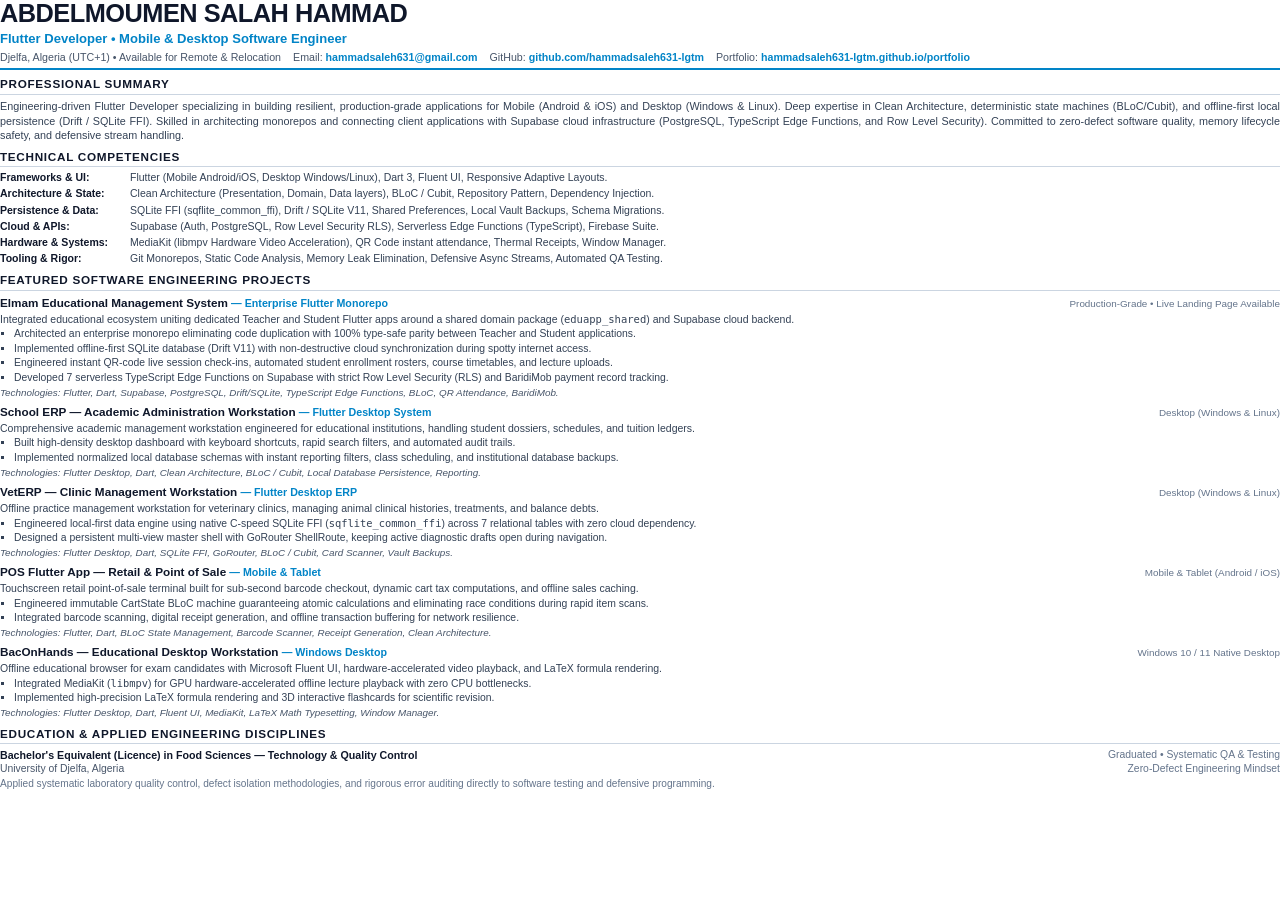
<file: public/assets/docs/Saleh_Hammad_Flutter_Developer_Resume.html>
<!DOCTYPE html>
<html lang="en">
<head>
  <meta charset="utf-8">
  <title>Abdelmoumen Salah Hammad — Flutter Developer Resume</title>
  <style>
    @page {
      size: A4;
      margin: 8mm 12mm;
    }

    * {
      box-sizing: border-box;
      margin: 0;
      padding: 0;
    }

    body {
      font-family: -apple-system, BlinkMacSystemFont, 'Segoe UI', Roboto, 'Helvetica Neue', Arial, sans-serif;
      color: #1e293b;
      background: #ffffff;
      font-size: 8.5pt;
      line-height: 1.33;
    }

    .header {
      border-bottom: 2px solid #0284c7;
      padding-bottom: 4px;
      margin-bottom: 6px;
    }

    .name {
      font-size: 19pt;
      font-weight: 800;
      color: #0f172a;
      letter-spacing: -0.5px;
      text-transform: uppercase;
      line-height: 1.1;
    }

    .headline {
      font-size: 9.8pt;
      font-weight: 600;
      color: #0284c7;
      margin-top: 2px;
      margin-bottom: 3px;
    }

    .contact-bar {
      font-size: 8pt;
      color: #475569;
      display: flex;
      flex-wrap: wrap;
      gap: 12px;
    }

    .contact-bar a {
      color: #0284c7;
      text-decoration: none;
      font-weight: 600;
    }

    .section {
      margin-bottom: 6px;
      page-break-inside: avoid;
    }

    .section-title {
      font-size: 8.8pt;
      font-weight: 800;
      color: #0f172a;
      text-transform: uppercase;
      letter-spacing: 0.7px;
      border-bottom: 1px solid #cbd5e1;
      padding-bottom: 2px;
      margin-bottom: 4px;
    }

    .summary {
      font-size: 8.1pt;
      color: #334155;
      text-align: justify;
      line-height: 1.35;
    }

    .skills-grid {
      display: grid;
      grid-template-columns: 130px 1fr;
      row-gap: 2.5px;
      font-size: 7.9pt;
      line-height: 1.3;
    }

    .skill-category {
      font-weight: 700;
      color: #0f172a;
    }

    .skill-items {
      color: #334155;
    }

    .project-item {
      margin-bottom: 5px;
      page-break-inside: avoid;
    }

    .project-header {
      display: flex;
      justify-content: space-between;
      align-items: baseline;
      margin-bottom: 1px;
    }

    .project-title {
      font-size: 8.8pt;
      font-weight: 700;
      color: #0f172a;
    }

    .project-role {
      font-size: 8pt;
      color: #0284c7;
      font-weight: 600;
    }

    .project-meta {
      font-size: 7.4pt;
      color: #64748b;
    }

    .project-desc {
      font-size: 7.9pt;
      color: #334155;
      margin-bottom: 1.5px;
    }

    .project-bullets {
      list-style-type: square;
      margin-left: 14px;
      font-size: 7.8pt;
      color: #334155;
      line-height: 1.3;
    }

    .project-bullets li {
      margin-bottom: 1px;
    }

    .project-tech {
      font-size: 7.4pt;
      color: #475569;
      font-style: italic;
      margin-top: 1.5px;
    }

    .education-block {
      display: flex;
      justify-content: space-between;
      font-size: 8pt;
      page-break-inside: avoid;
    }

    .edu-degree {
      font-weight: 700;
      color: #0f172a;
    }

    .edu-school {
      color: #475569;
      font-size: 7.8pt;
    }

    .edu-note {
      font-size: 7.6pt;
      color: #64748b;
      margin-top: 1px;
    }
  </style>
</head>

<body>

  <div class="header">
    <div class="name">Abdelmoumen Salah Hammad</div>
    <div class="headline">Flutter Developer &bull; Mobile & Desktop Software Engineer</div>
    <div class="contact-bar">
      <span>Djelfa, Algeria (UTC+1) &bull; Available for Remote & Relocation</span>
      <span>Email: <a href="mailto:hammadsaleh631@gmail.com">hammadsaleh631@gmail.com</a></span>
      <span>GitHub: <a href="https://github.com/hammadsaleh631-lgtm">github.com/hammadsaleh631-lgtm</a></span>
      <span>Portfolio: <a href="https://hammadsaleh631-lgtm.github.io/portfolio/">hammadsaleh631-lgtm.github.io/portfolio</a></span>
    </div>
  </div>

  <div class="section">
    <div class="section-title">Professional Summary</div>
    <p class="summary">
      Engineering-driven Flutter Developer specializing in building resilient, production-grade applications for Mobile (Android & iOS) and Desktop (Windows & Linux). Deep expertise in Clean Architecture, deterministic state machines (BLoC/Cubit), and offline-first local persistence (Drift / SQLite FFI). Skilled in architecting monorepos and connecting client applications with Supabase cloud infrastructure (PostgreSQL, TypeScript Edge Functions, and Row Level Security). Committed to zero-defect software quality, memory lifecycle safety, and defensive stream handling.
    </p>
  </div>

  <div class="section">
    <div class="section-title">Technical Competencies</div>
    <div class="skills-grid">
      <div class="skill-category">Frameworks & UI:</div>
      <div class="skill-items">Flutter (Mobile Android/iOS, Desktop Windows/Linux), Dart 3, Fluent UI, Responsive Adaptive Layouts.</div>

      <div class="skill-category">Architecture & State:</div>
      <div class="skill-items">Clean Architecture (Presentation, Domain, Data layers), BLoC / Cubit, Repository Pattern, Dependency Injection.</div>

      <div class="skill-category">Persistence & Data:</div>
      <div class="skill-items">SQLite FFI (sqflite_common_ffi), Drift / SQLite V11, Shared Preferences, Local Vault Backups, Schema Migrations.</div>

      <div class="skill-category">Cloud & APIs:</div>
      <div class="skill-items">Supabase (Auth, PostgreSQL, Row Level Security RLS), Serverless Edge Functions (TypeScript), Firebase Suite.</div>

      <div class="skill-category">Hardware & Systems:</div>
      <div class="skill-items">MediaKit (libmpv Hardware Video Acceleration), QR Code instant attendance, Thermal Receipts, Window Manager.</div>

      <div class="skill-category">Tooling & Rigor:</div>
      <div class="skill-items">Git Monorepos, Static Code Analysis, Memory Leak Elimination, Defensive Async Streams, Automated QA Testing.</div>
    </div>
  </div>

  <div class="section">
    <div class="section-title">Featured Software Engineering Projects</div>

    <!-- Project 1: Elmam -->
    <div class="project-item">
      <div class="project-header">
        <div>
          <span class="project-title">Elmam Educational Management System</span>
          <span class="project-role"> — Enterprise Flutter Monorepo</span>
        </div>
        <div class="project-meta">Production-Grade &bull; Live Landing Page Available</div>
      </div>
      <p class="project-desc">
        Integrated educational ecosystem uniting dedicated Teacher and Student Flutter apps around a shared domain package (<code>eduapp_shared</code>) and Supabase cloud backend.
      </p>
      <ul class="project-bullets">
        <li>Architected an enterprise monorepo eliminating code duplication with 100% type-safe parity between Teacher and Student applications.</li>
        <li>Implemented offline-first SQLite database (Drift V11) with non-destructive cloud synchronization during spotty internet access.</li>
        <li>Engineered instant QR-code live session check-ins, automated student enrollment rosters, course timetables, and lecture uploads.</li>
        <li>Developed 7 serverless TypeScript Edge Functions on Supabase with strict Row Level Security (RLS) and BaridiMob payment record tracking.</li>
      </ul>
      <div class="project-tech">Technologies: Flutter, Dart, Supabase, PostgreSQL, Drift/SQLite, TypeScript Edge Functions, BLoC, QR Attendance, BaridiMob.</div>
    </div>

    <!-- Project 2: School ERP -->
    <div class="project-item">
      <div class="project-header">
        <div>
          <span class="project-title">School ERP — Academic Administration Workstation</span>
          <span class="project-role"> — Flutter Desktop System</span>
        </div>
        <div class="project-meta">Desktop (Windows & Linux)</div>
      </div>
      <p class="project-desc">
        Comprehensive academic management workstation engineered for educational institutions, handling student dossiers, schedules, and tuition ledgers.
      </p>
      <ul class="project-bullets">
        <li>Built high-density desktop dashboard with keyboard shortcuts, rapid search filters, and automated audit trails.</li>
        <li>Implemented normalized local database schemas with instant reporting filters, class scheduling, and institutional database backups.</li>
      </ul>
      <div class="project-tech">Technologies: Flutter Desktop, Dart, Clean Architecture, BLoC / Cubit, Local Database Persistence, Reporting.</div>
    </div>

    <!-- Project 3: VetERP -->
    <div class="project-item">
      <div class="project-header">
        <div>
          <span class="project-title">VetERP — Clinic Management Workstation</span>
          <span class="project-role"> — Flutter Desktop ERP</span>
        </div>
        <div class="project-meta">Desktop (Windows & Linux)</div>
      </div>
      <p class="project-desc">
        Offline practice management workstation for veterinary clinics, managing animal clinical histories, treatments, and balance debts.
      </p>
      <ul class="project-bullets">
        <li>Engineered local-first data engine using native C-speed SQLite FFI (<code>sqflite_common_ffi</code>) across 7 relational tables with zero cloud dependency.</li>
        <li>Designed a persistent multi-view master shell with GoRouter ShellRoute, keeping active diagnostic drafts open during navigation.</li>
      </ul>
      <div class="project-tech">Technologies: Flutter Desktop, Dart, SQLite FFI, GoRouter, BLoC / Cubit, Card Scanner, Vault Backups.</div>
    </div>

    <!-- Project 4: POS Flutter App -->
    <div class="project-item">
      <div class="project-header">
        <div>
          <span class="project-title">POS Flutter App — Retail & Point of Sale</span>
          <span class="project-role"> — Mobile & Tablet</span>
        </div>
        <div class="project-meta">Mobile & Tablet (Android / iOS)</div>
      </div>
      <p class="project-desc">
        Touchscreen retail point-of-sale terminal built for sub-second barcode checkout, dynamic cart tax computations, and offline sales caching.
      </p>
      <ul class="project-bullets">
        <li>Engineered immutable CartState BLoC machine guaranteeing atomic calculations and eliminating race conditions during rapid item scans.</li>
        <li>Integrated barcode scanning, digital receipt generation, and offline transaction buffering for network resilience.</li>
      </ul>
      <div class="project-tech">Technologies: Flutter, Dart, BLoC State Management, Barcode Scanner, Receipt Generation, Clean Architecture.</div>
    </div>

    <!-- Project 5: BacOnHands -->
    <div class="project-item">
      <div class="project-header">
        <div>
          <span class="project-title">BacOnHands — Educational Desktop Workstation</span>
          <span class="project-role"> — Windows Desktop</span>
        </div>
        <div class="project-meta">Windows 10 / 11 Native Desktop</div>
      </div>
      <p class="project-desc">
        Offline educational browser for exam candidates with Microsoft Fluent UI, hardware-accelerated video playback, and LaTeX formula rendering.
      </p>
      <ul class="project-bullets">
        <li>Integrated MediaKit (<code>libmpv</code>) for GPU hardware-accelerated offline lecture playback with zero CPU bottlenecks.</li>
        <li>Implemented high-precision LaTeX formula rendering and 3D interactive flashcards for scientific revision.</li>
      </ul>
      <div class="project-tech">Technologies: Flutter Desktop, Dart, Fluent UI, MediaKit, LaTeX Math Typesetting, Window Manager.</div>
    </div>
  </div>

  <div class="section">
    <div class="section-title">Education & Applied Engineering Disciplines</div>
    <div class="education-block">
      <div>
        <div class="edu-degree">Bachelor's Equivalent (Licence) in Food Sciences — Technology & Quality Control</div>
        <div class="edu-school">University of Djelfa, Algeria</div>
        <div class="edu-note">Applied systematic laboratory quality control, defect isolation methodologies, and rigorous error auditing directly to software testing and defensive programming.</div>
      </div>
      <div style="font-size: 7.8pt; color: #64748b; text-align: right;">
        <div>Graduated &bull; Systematic QA & Testing</div>
        <div>Zero-Defect Engineering Mindset</div>
      </div>
    </div>
  </div>

</body>
</html>
</file>
<file: src/styles/tokens.css>
/**
 * Design Tokens — Ultra-Modern Developer Portfolio
 * High-contrast dark and light modes, fluid typography, polished glowing accents.
 */

:root {
  /* Color System - Dark Mode (Default: Deep Tech Obsidian & Cyan/Emerald) */
  --bg-canvas: #080c14;
  --bg-surface: #0e1422;
  --bg-card: #121a2d;
  --bg-card-hover: #16223b;
  --bg-elevated: #1a2742;
  --bg-subtle: #223354;
  --bg-overlay: rgba(8, 12, 20, 0.88);

  --border-dim: rgba(255, 255, 255, 0.06);
  --border-subtle: rgba(255, 255, 255, 0.12);
  --border-strong: rgba(255, 255, 255, 0.22);
  --border-accent: rgba(14, 165, 233, 0.4);

  --text-primary: #f8fafc;
  --text-secondary: #94a3b8;
  --text-muted: #64748b;
  --text-accent: #38bdf8;
  --text-inverse: #080c14;

  /* Accent Brand Colors */
  --accent-cyan: #0ea5e9;
  --accent-cyan-hover: #38bdf8;
  --accent-teal: #00d2b8;
  --accent-emerald: #10b981;
  --accent-amber: #f59e0b;
  --accent-purple: #8b5cf6;

  --accent-gradient: linear-gradient(135deg, #0ea5e9 0%, #00d2b8 100%);
  --hero-glow: radial-gradient(circle at 50% 0%, rgba(14, 165, 233, 0.18) 0%, rgba(0, 210, 184, 0.05) 50%, transparent 80%);

  /* Status Badges */
  --status-active-bg: rgba(16, 185, 129, 0.12);
  --status-active-text: #34d399;
  --status-active-border: rgba(16, 185, 129, 0.28);

  --status-prototype-bg: rgba(245, 158, 11, 0.12);
  --status-prototype-text: #fbbf24;
  --status-prototype-border: rgba(245, 158, 11, 0.28);

  --status-completed-bg: rgba(56, 189, 248, 0.12);
  --status-completed-text: #38bdf8;
  --status-completed-border: rgba(56, 189, 248, 0.28);

  /* Code & Technical Blocks */
  --code-bg: #06090f;
  --code-border: #1e283b;
  --code-text: #e2e8f0;

  /* Typography Scale */
  --font-sans: "Plus Jakarta Sans", "Inter", -apple-system, BlinkMacSystemFont, "Segoe UI", Roboto, sans-serif;
  --font-mono: "JetBrains Mono", "SFMono-Regular", Consolas, "Liberation Mono", Menlo, monospace;

  --text-xs: clamp(0.75rem, 0.72rem + 0.15vw, 0.8125rem);
  --text-sm: clamp(0.85rem, 0.82rem + 0.2vw, 0.9375rem);
  --text-base: clamp(1rem, 0.96rem + 0.25vw, 1.0625rem);
  --text-lg: clamp(1.125rem, 1.05rem + 0.4vw, 1.25rem);
  --text-xl: clamp(1.3rem, 1.22rem + 0.55vw, 1.5rem);
  --text-2xl: clamp(1.6rem, 1.45rem + 0.85vw, 1.875rem);
  --text-3xl: clamp(2.1rem, 1.85rem + 1.4vw, 2.65rem);
  --text-4xl: clamp(2.6rem, 2.2rem + 2.2vw, 3.5rem);

  /* Spacing Scale */
  --space-1: 0.25rem;
  --space-2: 0.5rem;
  --space-3: 0.75rem;
  --space-4: 1rem;
  --space-5: 1.25rem;
  --space-6: 1.5rem;
  --space-8: 2rem;
  --space-10: 2.5rem;
  --space-12: 3rem;
  --space-16: 4rem;
  --space-20: 5rem;
  --space-24: 6rem;

  /* Radius */
  --radius-sm: 6px;
  --radius-md: 10px;
  --radius-lg: 16px;
  --radius-xl: 22px;
  --radius-full: 9999px;

  /* Shadows */
  --shadow-subtle: 0 1px 2px rgba(0, 0, 0, 0.4);
  --shadow-card: 0 10px 30px -10px rgba(0, 0, 0, 0.5);
  --shadow-card-hover: 0 20px 40px -15px rgba(14, 165, 233, 0.15);
  --shadow-glow: 0 0 35px rgba(14, 165, 233, 0.25);

  /* Transitions */
  --transition-fast: 150ms cubic-bezier(0.16, 1, 0.3, 1);
  --transition-normal: 250ms cubic-bezier(0.16, 1, 0.3, 1);
  --transition-smooth: 400ms cubic-bezier(0.16, 1, 0.3, 1);

  --container-max: 1200px;
}

/* Light Theme Overrides */
html[data-theme="light"] {
  --bg-canvas: #f6f8fb;
  --bg-surface: #ffffff;
  --bg-card: #ffffff;
  --bg-card-hover: #f1f5f9;
  --bg-elevated: #f1f5f9;
  --bg-subtle: #e2e8f0;
  --bg-overlay: rgba(246, 248, 251, 0.92);

  --border-dim: #e2e8f0;
  --border-subtle: #cbd5e1;
  --border-strong: #94a3b8;
  --border-accent: rgba(2, 132, 199, 0.35);

  --text-primary: #0f172a;
  --text-secondary: #475569;
  --text-muted: #64748b;
  --text-accent: #0284c7;
  --text-inverse: #ffffff;

  --accent-cyan: #0284c7;
  --accent-cyan-hover: #0369a1;
  --accent-teal: #059669;

  --accent-gradient: linear-gradient(135deg, #0284c7 0%, #059669 100%);
  --hero-glow: radial-gradient(circle at 50% 0%, rgba(2, 132, 199, 0.12) 0%, rgba(5, 150, 105, 0.04) 50%, transparent 80%);

  --status-active-bg: rgba(5, 150, 105, 0.1);
  --status-active-text: #059669;
  --status-active-border: rgba(5, 150, 105, 0.25);

  --status-prototype-bg: rgba(217, 119, 6, 0.1);
  --status-prototype-text: #d97706;
  --status-prototype-border: rgba(217, 119, 6, 0.25);

  --status-completed-bg: rgba(2, 132, 199, 0.1);
  --status-completed-text: #0284c7;
  --status-completed-border: rgba(2, 132, 199, 0.25);

  --code-bg: #f8fafc;
  --code-border: #e2e8f0;
  --code-text: #1e293b;

  --shadow-subtle: 0 1px 3px rgba(15, 23, 42, 0.05);
  --shadow-card: 0 10px 30px -10px rgba(15, 23, 42, 0.08);
  --shadow-card-hover: 0 20px 40px -15px rgba(2, 132, 199, 0.12);
  --shadow-glow: 0 0 30px rgba(2, 132, 199, 0.1);
}
</file>
<file: src/styles/base.css>
/**
 * Base Styles & Accessibility Foundations
 */

*,
*::before,
*::after {
  box-sizing: border-box;
  margin: 0;
  padding: 0;
}

html {
  font-family: var(--font-sans);
  font-size: 16px;
  line-height: 1.6;
  color: var(--text-primary);
  background-color: var(--bg-canvas);
  color-scheme: dark light;
  scroll-behavior: smooth;
  -webkit-text-size-adjust: 100%;
}

@media (prefers-reduced-motion: reduce) {
  html {
    scroll-behavior: auto;
  }
  *,
  *::before,
  *::after {
    animation-duration: 0.01ms !important;
    animation-iteration-count: 1 !important;
    transition-duration: 0.01ms !important;
    scroll-behavior: auto !important;
  }
}

body {
  min-height: 100vh;
  display: flex;
  flex-direction: column;
  overflow-x: hidden;
  background-color: var(--bg-canvas);
  color: var(--text-primary);
  font-feature-settings: "cv02", "cv03", "cv04", "cv11";
}

::selection {
  background-color: var(--accent-primary);
  color: var(--text-inverse);
}

a {
  color: inherit;
  text-decoration: none;
  transition: color var(--transition-fast);
}

a:hover {
  color: var(--accent-light);
}

button,
input,
textarea,
select {
  font: inherit;
  color: inherit;
}

button {
  background: none;
  border: none;
  cursor: pointer;
}

img,
svg {
  display: block;
  max-width: 100%;
  height: auto;
}

/* Accessibility Focus States */
:focus {
  outline: none;
}

:focus-visible {
  outline: 2px solid var(--accent-light);
  outline-offset: 3px;
  border-radius: var(--radius-sm);
}

/* Typography elements */
h1, h2, h3, h4, h5, h6 {
  color: var(--text-primary);
  line-height: 1.25;
  font-weight: 700;
  letter-spacing: -0.02em;
}

p {
  color: var(--text-secondary);
  margin-bottom: var(--space-4);
}

p:last-child {
  margin-bottom: 0;
}

code,
pre,
kbd {
  font-family: var(--font-mono);
  font-size: 0.9em;
}

/* Skip to content accessible anchor */
.skip-to-content {
  position: absolute;
  top: -100px;
  left: var(--space-4);
  background: var(--accent-primary);
  color: #ffffff;
  padding: var(--space-2) var(--space-4);
  border-radius: var(--radius-md);
  z-index: 9999;
  font-weight: 600;
  transition: top var(--transition-fast);
}

.skip-to-content:focus {
  top: var(--space-4);
}
</file>
<file: src/styles/layout.css>
/**
 * Layout & Grid Foundations
 */

.container {
  width: 100%;
  max-width: var(--container-max);
  margin-left: auto;
  margin-right: auto;
  padding-left: var(--space-4);
  padding-right: var(--space-4);
}

@media (min-width: 768px) {
  .container {
    padding-left: var(--space-8);
    padding-right: var(--space-8);
  }
}

/* Header & Sticky Navigation */
.site-header {
  position: sticky;
  top: 0;
  z-index: 100;
  background-color: var(--bg-overlay);
  backdrop-filter: blur(12px);
  -webkit-backdrop-filter: blur(12px);
  border-bottom: 1px solid var(--border-dim);
  transition: border-color var(--transition-normal);
}

.nav-inner {
  display: flex;
  align-items: center;
  justify-content: space-between;
  height: 4.25rem;
  gap: var(--space-4);
}

.brand-link {
  display: flex;
  align-items: center;
  gap: var(--space-3);
  font-weight: 700;
  font-size: var(--text-base);
  color: var(--text-primary);
  letter-spacing: -0.01em;
}

.brand-logo {
  width: 2.25rem;
  height: 2.25rem;
  border-radius: var(--radius-md);
  border: 1px solid var(--border-subtle);
}

.nav-links {
  display: none;
  align-items: center;
  gap: var(--space-6);
  list-style: none;
}

@media (min-width: 860px) {
  .nav-links {
    display: flex;
  }
}

.nav-link {
  font-size: var(--text-sm);
  font-weight: 500;
  color: var(--text-secondary);
  transition: color var(--transition-fast);
  padding: var(--space-2) 0;
  position: relative;
}

.nav-link:hover,
.nav-link.active {
  color: var(--text-primary);
}

.nav-link.active::after {
  content: "";
  position: absolute;
  bottom: 0;
  left: 0;
  right: 0;
  height: 2px;
  background-color: var(--accent-light);
  border-radius: var(--radius-full);
}

.nav-actions {
  display: flex;
  align-items: center;
  gap: var(--space-3);
}

/* Mobile Menu Toggle */
.mobile-nav-toggle {
  display: flex;
  align-items: center;
  justify-content: center;
  width: 2.5rem;
  height: 2.5rem;
  border-radius: var(--radius-md);
  border: 1px solid var(--border-subtle);
  background-color: var(--bg-surface);
  color: var(--text-primary);
}

@media (min-width: 860px) {
  .mobile-nav-toggle {
    display: none;
  }
}

.mobile-menu-drawer {
  display: none;
  border-top: 1px solid var(--border-dim);
  background-color: var(--bg-surface);
  padding: var(--space-4) var(--space-6) var(--space-6);
}

.mobile-menu-drawer.is-open {
  display: block;
}

.mobile-nav-links {
  list-style: none;
  display: flex;
  flex-direction: column;
  gap: var(--space-3);
}

.mobile-nav-links a {
  display: block;
  padding: var(--space-2) 0;
  font-size: var(--text-base);
  font-weight: 500;
  color: var(--text-secondary);
  border-bottom: 1px solid var(--border-dim);
}

.mobile-nav-links a:hover,
.mobile-nav-links a.active {
  color: var(--accent-light);
}

/* Sections */
.section {
  padding-top: var(--space-16);
  padding-bottom: var(--space-16);
  border-bottom: 1px solid var(--border-dim);
}

@media (min-width: 768px) {
  .section {
    padding-top: var(--space-20);
    padding-bottom: var(--space-20);
  }
}

.section-header {
  margin-bottom: var(--space-12);
}

.section-label {
  display: inline-flex;
  align-items: center;
  gap: var(--space-2);
  font-family: var(--font-mono);
  font-size: var(--text-xs);
  text-transform: uppercase;
  letter-spacing: 0.1em;
  color: var(--accent-light);
  margin-bottom: var(--space-2);
}

.section-title {
  font-size: var(--text-3xl);
  color: var(--text-primary);
  margin-bottom: var(--space-3);
}

.section-intro {
  font-size: var(--text-lg);
  color: var(--text-secondary);
  max-width: 48rem;
  line-height: 1.6;
}

/* Footer */
.site-footer {
  background-color: var(--bg-surface);
  border-top: 1px solid var(--border-dim);
  padding-top: var(--space-12);
  padding-bottom: var(--space-12);
  margin-top: auto;
}

.footer-content {
  display: flex;
  flex-direction: column;
  gap: var(--space-8);
}

@media (min-width: 768px) {
  .footer-content {
    flex-direction: row;
    justify-content: space-between;
    align-items: flex-start;
  }
}

.footer-brand {
  max-width: 24rem;
}

.footer-brand-title {
  font-size: var(--text-lg);
  font-weight: 700;
  margin-bottom: var(--space-2);
}

.footer-links-group {
  display: flex;
  flex-wrap: wrap;
  gap: var(--space-8);
}

.footer-col-title {
  font-family: var(--font-mono);
  font-size: var(--text-xs);
  text-transform: uppercase;
  letter-spacing: 0.08em;
  color: var(--text-muted);
  margin-bottom: var(--space-3);
}

.footer-list {
  list-style: none;
  display: flex;
  flex-direction: column;
  gap: var(--space-2);
}

.footer-list a {
  font-size: var(--text-sm);
  color: var(--text-secondary);
}

.footer-list a:hover {
  color: var(--accent-light);
}

.footer-bottom {
  margin-top: var(--space-8);
  padding-top: var(--space-6);
  border-top: 1px solid var(--border-dim);
  display: flex;
  flex-direction: column;
  gap: var(--space-3);
  font-size: var(--text-xs);
  color: var(--text-muted);
}

@media (min-width: 768px) {
  .footer-bottom {
    flex-direction: row;
    justify-content: space-between;
    align-items: center;
  }
}
</file>
<file: src/styles/components.css>
/**
 * Component Styles — Ultra-Modern Developer Portfolio
 * Polished visual cards, media previews, screenshot gallery, interactive inspector, and micro-interactions.
 */

/* Badges */
.badge {
  display: inline-flex;
  align-items: center;
  gap: var(--space-2);
  padding: 0.3rem 0.75rem;
  border-radius: var(--radius-full);
  font-family: var(--font-mono);
  font-size: var(--text-xs);
  font-weight: 600;
  line-height: 1.2;
  letter-spacing: 0.02em;
}

.badge-dot {
  width: 7px;
  height: 7px;
  border-radius: 50%;
  display: inline-block;
}

.badge-active {
  background-color: var(--status-active-bg);
  color: var(--status-active-text);
  border: 1px solid var(--status-active-border);
}
.badge-active .badge-dot {
  background-color: var(--status-active-text);
  box-shadow: 0 0 8px var(--status-active-text);
}

.badge-prototype {
  background-color: var(--status-prototype-bg);
  color: var(--status-prototype-text);
  border: 1px solid var(--status-prototype-border);
}
.badge-prototype .badge-dot {
  background-color: var(--status-prototype-text);
  box-shadow: 0 0 8px var(--status-prototype-text);
}

.badge-completed {
  background-color: var(--status-completed-bg);
  color: var(--status-completed-text);
  border: 1px solid var(--status-completed-border);
}
.badge-completed .badge-dot {
  background-color: var(--status-completed-text);
  box-shadow: 0 0 8px var(--status-completed-text);
}

.badge-neutral {
  background-color: var(--bg-subtle);
  color: var(--text-secondary);
  border: 1px solid var(--border-subtle);
}

/* Buttons */
.btn {
  display: inline-flex;
  align-items: center;
  justify-content: center;
  gap: var(--space-2);
  padding: 0.7rem 1.4rem;
  border-radius: var(--radius-md);
  font-weight: 600;
  font-size: var(--text-sm);
  transition: all var(--transition-normal);
  cursor: pointer;
  text-decoration: none;
  min-height: 44px;
}

.btn-primary {
  background: var(--accent-gradient);
  color: #ffffff;
  border: 1px solid rgba(255, 255, 255, 0.2);
  box-shadow: 0 4px 14px rgba(14, 165, 233, 0.35);
}

.btn-primary:hover {
  transform: translateY(-2px);
  box-shadow: 0 6px 20px rgba(14, 165, 233, 0.5);
  color: #ffffff;
}

.btn-secondary {
  background-color: var(--bg-card);
  color: var(--text-primary);
  border: 1px solid var(--border-subtle);
  box-shadow: var(--shadow-subtle);
}

.btn-secondary:hover {
  background-color: var(--bg-card-hover);
  border-color: var(--border-strong);
  transform: translateY(-2px);
  color: var(--text-primary);
}

.btn-outline {
  background-color: transparent;
  color: var(--text-primary);
  border: 1px solid var(--border-strong);
}

.btn-outline:hover {
  border-color: var(--accent-cyan-hover);
  color: var(--accent-cyan-hover);
}

.btn-sm {
  padding: 0.4rem 0.85rem;
  font-size: var(--text-xs);
  min-height: 36px;
}

/* Theme Toggle Button */
.theme-toggle-btn {
  display: flex;
  align-items: center;
  justify-content: center;
  width: 2.6rem;
  height: 2.6rem;
  border-radius: var(--radius-md);
  border: 1px solid var(--border-subtle);
  background-color: var(--bg-card);
  color: var(--text-secondary);
  transition: all var(--transition-fast);
}

.theme-toggle-btn:hover {
  color: var(--text-primary);
  border-color: var(--border-strong);
  transform: scale(1.05);
}

/* Hero Section */
.hero-wrapper {
  position: relative;
  overflow: hidden;
  padding-top: var(--space-8);
  padding-bottom: var(--space-12);
}

.hero-glow-backdrop {
  position: absolute;
  top: 0;
  left: 50%;
  transform: translateX(-50%);
  width: 100%;
  max-width: 1100px;
  height: 450px;
  background: var(--hero-glow);
  pointer-events: none;
  z-index: 0;
}

.hero-grid {
  position: relative;
  z-index: 1;
  display: grid;
  grid-template-columns: 1fr;
  gap: var(--space-10);
  align-items: center;
}

@media (min-width: 960px) {
  .hero-grid {
    grid-template-columns: 1.25fr 0.75fr;
    gap: var(--space-12);
    padding-top: var(--space-8);
    padding-bottom: var(--space-8);
  }
}

.hero-profile-header {
  display: flex;
  align-items: center;
  gap: var(--space-4);
  margin-bottom: var(--space-6);
}

.avatar-frame {
  position: relative;
  width: 82px;
  height: 82px;
  border-radius: var(--radius-lg);
  padding: 3px;
  background: var(--accent-gradient);
  box-shadow: 0 0 25px rgba(14, 165, 233, 0.35);
  flex-shrink: 0;
}

.avatar-img {
  width: 100%;
  height: 100%;
  object-fit: cover;
  border-radius: calc(var(--radius-lg) - 3px);
  background-color: var(--bg-card);
}

.avatar-status-dot {
  position: absolute;
  bottom: -4px;
  right: -4px;
  width: 18px;
  height: 18px;
  border-radius: 50%;
  background-color: var(--status-active-text);
  border: 3px solid var(--bg-canvas);
  box-shadow: 0 0 10px var(--status-active-text);
}

.hero-meta-title h2 {
  font-size: var(--text-xl);
  font-weight: 700;
  color: var(--text-primary);
  margin-bottom: 0.15rem;
}

.hero-meta-title p {
  font-family: var(--font-mono);
  font-size: var(--text-xs);
  color: var(--accent-cyan);
  margin: 0;
}

.hero-title {
  font-size: var(--text-4xl);
  font-weight: 800;
  letter-spacing: -0.035em;
  margin-bottom: var(--space-4);
  line-height: 1.15;
}

.text-gradient {
  background: var(--accent-gradient);
  -webkit-background-clip: text;
  -webkit-text-fill-color: transparent;
}

.hero-subtitle {
  font-size: var(--text-lg);
  color: var(--text-secondary);
  line-height: 1.6;
  margin-bottom: var(--space-6);
  max-width: 40rem;
}

.hero-actions {
  display: flex;
  flex-wrap: wrap;
  gap: var(--space-3);
  margin-bottom: var(--space-8);
}

.hero-proof-bar {
  display: grid;
  grid-template-columns: repeat(auto-fit, minmax(130px, 1fr));
  gap: var(--space-4);
  padding-top: var(--space-6);
  border-top: 1px solid var(--border-dim);
}

.proof-item-label {
  font-family: var(--font-mono);
  font-size: var(--text-xs);
  color: var(--text-muted);
  text-transform: uppercase;
  letter-spacing: 0.05em;
  margin-bottom: var(--space-1);
}

.proof-item-value {
  font-size: var(--text-sm);
  font-weight: 600;
  color: var(--text-primary);
}

/* Architecture Blueprint Hero Card */
.architecture-card {
  background-color: var(--bg-card);
  border: 1px solid var(--border-subtle);
  border-radius: var(--radius-lg);
  padding: var(--space-6);
  box-shadow: var(--shadow-card);
  transition: transform var(--transition-normal), border-color var(--transition-normal);
}

.architecture-card:hover {
  border-color: var(--border-strong);
}

.architecture-card-header {
  display: flex;
  align-items: center;
  justify-content: space-between;
  padding-bottom: var(--space-4);
  margin-bottom: var(--space-4);
  border-bottom: 1px solid var(--border-dim);
}

.architecture-tag {
  font-family: var(--font-mono);
  font-size: 0.7rem;
  padding: 0.2rem 0.5rem;
  border-radius: var(--radius-sm);
  background-color: rgba(14, 165, 233, 0.15);
  color: var(--accent-cyan);
  border: 1px solid rgba(14, 165, 233, 0.3);
}

.blueprint-flow {
  display: flex;
  flex-direction: column;
  gap: var(--space-3);
  font-family: var(--font-mono);
  font-size: var(--text-xs);
}

.blueprint-node {
  background-color: var(--code-bg);
  border: 1px solid var(--code-border);
  border-radius: var(--radius-sm);
  padding: var(--space-3);
  color: var(--code-text);
  display: flex;
  justify-content: space-between;
  align-items: center;
}

.blueprint-connector {
  display: flex;
  align-items: center;
  justify-content: center;
  color: var(--text-muted);
  font-size: 0.75rem;
  margin-top: -0.25rem;
  margin-bottom: -0.25rem;
}

/* Project Filter Tabs */
.project-filter-bar {
  display: flex;
  flex-wrap: wrap;
  gap: var(--space-2);
  margin-bottom: var(--space-8);
}

.filter-btn {
  padding: 0.5rem 1rem;
  border-radius: var(--radius-full);
  font-size: var(--text-xs);
  font-weight: 600;
  font-family: var(--font-mono);
  background-color: var(--bg-card);
  border: 1px solid var(--border-subtle);
  color: var(--text-secondary);
  cursor: pointer;
  transition: all var(--transition-fast);
}

.filter-btn:hover {
  color: var(--text-primary);
  border-color: var(--border-strong);
}

.filter-btn.is-active {
  background: var(--accent-gradient);
  color: #ffffff;
  border-color: transparent;
  box-shadow: 0 2px 10px rgba(14, 165, 233, 0.3);
}

/* Project Cards */
.projects-container {
  display: flex;
  flex-direction: column;
  gap: var(--space-10);
}

.project-card {
  background-color: var(--bg-card);
  border: 1px solid var(--border-subtle);
  border-radius: var(--radius-xl);
  overflow: hidden;
  box-shadow: var(--shadow-card);
  transition: transform var(--transition-smooth), border-color var(--transition-smooth), box-shadow var(--transition-smooth);
}

.project-card:hover {
  border-color: var(--border-strong);
  box-shadow: var(--shadow-card-hover);
  transform: translateY(-3px);
}

/* Desktop Screenshot Visual Banner */
.project-visual-banner {
  width: 100%;
  max-height: 400px;
  overflow: hidden;
  position: relative;
  background: #06090f;
  border-bottom: 1px solid var(--border-dim);
}

.project-screenshot-img {
  width: 100%;
  height: 100%;
  object-fit: cover;
  object-position: top center;
  transition: transform 0.5s ease;
}

.project-card:hover .project-screenshot-img {
  transform: scale(1.02);
}

/* Logo Banner for Elmam */
.project-logo-banner {
  width: 100%;
  padding: var(--space-6) var(--space-8);
  background: linear-gradient(135deg, rgba(0, 118, 140, 0.25) 0%, rgba(0, 210, 184, 0.15) 100%), var(--bg-surface);
  border-bottom: 1px solid var(--border-dim);
  display: flex;
  align-items: center;
  justify-content: space-between;
  flex-wrap: wrap;
  gap: var(--space-4);
}

.logo-display {
  display: flex;
  align-items: center;
  gap: var(--space-4);
}

.project-logo-img {
  width: 58px;
  height: 58px;
  object-fit: contain;
  border-radius: var(--radius-md);
  background: #ffffff;
  padding: 4px;
  box-shadow: 0 4px 16px rgba(0, 0, 0, 0.3);
}

/* Featured Case Study Accentuation */
.project-card-featured {
  border: 1px solid rgba(14, 165, 233, 0.45);
  box-shadow: 0 14px 40px -10px rgba(14, 165, 233, 0.22), var(--shadow-card);
  position: relative;
}

.featured-ribbon {
  background: var(--accent-gradient);
  color: #ffffff;
  font-family: var(--font-mono);
  font-size: var(--text-xs);
  font-weight: 700;
  letter-spacing: 0.08em;
  padding: 0.35rem var(--space-6);
  text-align: center;
  border-bottom: 1px solid rgba(255, 255, 255, 0.2);
}

/* Screenshot Horizontal Gallery & Interactive Carousel */
.project-gallery-wrapper {
  padding: var(--space-6) var(--space-8) var(--space-4);
  background-color: var(--bg-surface);
  border-bottom: 1px solid var(--border-dim);
}

.gallery-header-row {
  display: flex;
  align-items: center;
  justify-content: space-between;
  margin-bottom: var(--space-4);
}

.gallery-label {
  display: flex;
  align-items: center;
  gap: var(--space-2);
  font-family: var(--font-mono);
  font-size: var(--text-xs);
  color: var(--accent-cyan);
  text-transform: uppercase;
  letter-spacing: 0.05em;
  margin-bottom: 0;
}

.carousel-nav-controls {
  display: flex;
  align-items: center;
  gap: var(--space-2);
}

.carousel-nav-btn {
  background-color: var(--bg-card);
  color: var(--text-primary);
  border: 1px solid var(--border-subtle);
  border-radius: var(--radius-sm);
  width: 32px;
  height: 32px;
  display: flex;
  align-items: center;
  justify-content: center;
  cursor: pointer;
  transition: all var(--transition-fast);
}

.carousel-nav-btn:hover {
  background-color: var(--accent-cyan);
  color: #ffffff;
  border-color: var(--accent-cyan);
  transform: translateY(-1px);
}

.screenshots-row {
  display: flex;
  gap: var(--space-4);
  overflow-x: auto;
  scroll-behavior: smooth;
  padding-bottom: var(--space-3);
  scrollbar-width: thin;
  scrollbar-color: var(--border-strong) transparent;
}

.screenshot-item {
  flex: 0 0 170px;
  display: flex;
  flex-direction: column;
  gap: var(--space-2);
}

@media (min-width: 768px) {
  .screenshot-item {
    flex: 0 0 190px;
  }
}

/* Desktop Screenshot Frame */
.screenshot-item-desktop {
  flex: 0 0 270px;
}

@media (min-width: 768px) {
  .screenshot-item-desktop {
    flex: 0 0 340px;
  }
}

.desktop-mockup-frame {
  position: relative;
  border-radius: 10px;
  border: 2px solid #1e283b;
  box-shadow: 0 8px 24px rgba(0, 0, 0, 0.45);
  overflow: hidden;
  background-color: #06090f;
  aspect-ratio: 16 / 10;
  transition: transform var(--transition-fast), border-color var(--transition-fast);
}

.desktop-mockup-frame:hover {
  transform: translateY(-4px);
  border-color: var(--accent-cyan);
}

.desktop-screenshot-img {
  width: 100%;
  height: 100%;
  object-fit: cover;
  object-position: top center;
  display: block;
}

.phone-mockup-frame {
  position: relative;
  border-radius: 18px;
  border: 3px solid #1e293b;
  box-shadow: 0 8px 24px rgba(0, 0, 0, 0.4);
  overflow: hidden;
  background-color: #000000;
  aspect-ratio: 9 / 19.5;
  transition: transform var(--transition-fast), border-color var(--transition-fast);
}

.phone-mockup-frame:hover {
  transform: translateY(-4px);
  border-color: var(--accent-cyan);
}

.phone-screenshot-img {
  width: 100%;
  height: 100%;
  object-fit: cover;
  display: block;
}

.screenshot-caption {
  font-size: 0.72rem;
  color: var(--text-muted);
  text-align: center;
  line-height: 1.3;
}

/* Card Header */
.project-card-header {
  padding: var(--space-6) var(--space-8) var(--space-4);
  display: flex;
  flex-wrap: wrap;
  justify-content: space-between;
  align-items: flex-start;
  gap: var(--space-4);
}

.project-title-area {
  max-width: 44rem;
}

.project-title {
  font-size: var(--text-2xl);
  font-weight: 800;
  letter-spacing: -0.02em;
  margin-bottom: var(--space-1);
}

.project-subtitle {
  font-size: var(--text-sm);
  color: var(--accent-cyan);
  font-weight: 500;
  margin-bottom: 0;
}

.project-meta-badges {
  display: flex;
  flex-wrap: wrap;
  gap: var(--space-2);
}

.project-card-body {
  padding: 0 var(--space-8) var(--space-8);
  display: grid;
  grid-template-columns: 1fr;
  gap: var(--space-8);
}

@media (min-width: 960px) {
  .project-card-body {
    grid-template-columns: 1.2fr 0.8fr;
  }
}

.project-summary {
  font-size: var(--text-base);
  color: var(--text-primary);
  line-height: 1.6;
  margin-bottom: var(--space-4);
}

.project-features-list {
  list-style: none;
  display: flex;
  flex-direction: column;
  gap: var(--space-3);
  margin-top: var(--space-4);
  margin-bottom: var(--space-6);
}

.project-feature-item {
  display: flex;
  gap: var(--space-3);
  font-size: var(--text-sm);
  color: var(--text-secondary);
  line-height: 1.5;
}

.feature-check {
  color: var(--accent-teal);
  font-weight: 700;
  flex-shrink: 0;
}

.tech-pills {
  display: flex;
  flex-wrap: wrap;
  gap: var(--space-2);
  margin-top: var(--space-4);
}

.tech-pill {
  padding: 0.25rem 0.65rem;
  background-color: var(--bg-subtle);
  border: 1px solid var(--border-dim);
  border-radius: var(--radius-sm);
  font-family: var(--font-mono);
  font-size: var(--text-xs);
  color: var(--text-secondary);
  transition: all var(--transition-fast);
}

.tech-pill:hover {
  border-color: var(--accent-cyan);
  color: var(--text-primary);
}

/* Blueprint Box */
.project-blueprint-box {
  background-color: var(--code-bg);
  border: 1px solid var(--code-border);
  border-radius: var(--radius-lg);
  padding: var(--space-5);
  display: flex;
  flex-direction: column;
  justify-content: space-between;
}

.blueprint-header {
  font-family: var(--font-mono);
  font-size: var(--text-xs);
  text-transform: uppercase;
  color: var(--text-muted);
  letter-spacing: 0.05em;
  margin-bottom: var(--space-3);
  display: flex;
  justify-content: space-between;
  align-items: center;
}

.blueprint-diagram {
  font-family: var(--font-mono);
  font-size: 0.8rem;
  background-color: var(--bg-canvas);
  border: 1px solid var(--border-dim);
  border-radius: var(--radius-sm);
  padding: var(--space-3);
  margin-bottom: var(--space-3);
  color: var(--code-text);
  line-height: 1.5;
  overflow-x: auto;
}

.key-decision-note {
  font-size: var(--text-xs);
  color: var(--text-muted);
  border-left: 2px solid var(--accent-cyan);
  padding-left: var(--space-3);
  margin-top: var(--space-2);
}

.project-card-footer {
  padding: var(--space-4) var(--space-8);
  background-color: var(--bg-surface);
  border-top: 1px solid var(--border-dim);
  display: flex;
  flex-wrap: wrap;
  justify-content: space-between;
  align-items: center;
  gap: var(--space-3);
  font-size: var(--text-xs);
  color: var(--text-muted);
}

.project-actions-row {
  display: flex;
  align-items: center;
  gap: var(--space-3);
}

/* Interactive Inspector */
.inspector-card {
  background-color: var(--bg-card);
  border: 1px solid var(--border-subtle);
  border-radius: var(--radius-xl);
  overflow: hidden;
  box-shadow: var(--shadow-card);
}

.inspector-tabs {
  display: flex;
  border-bottom: 1px solid var(--border-dim);
  background-color: var(--bg-surface);
  overflow-x: auto;
}

.inspector-tab {
  padding: var(--space-4) var(--space-6);
  font-size: var(--text-sm);
  font-weight: 600;
  color: var(--text-secondary);
  border-bottom: 2px solid transparent;
  white-space: nowrap;
  transition: all var(--transition-fast);
}

.inspector-tab:hover {
  color: var(--text-primary);
}

.inspector-tab.is-active {
  color: var(--accent-cyan-hover);
  border-bottom-color: var(--accent-cyan-hover);
  background-color: var(--bg-card);
}

.inspector-body {
  padding: var(--space-8);
}

.inspector-pane {
  display: none;
}

.inspector-pane.is-active {
  display: block;
}

.state-machine-grid {
  display: grid;
  grid-template-columns: 1fr;
  gap: var(--space-4);
  margin-top: var(--space-6);
}

@media (min-width: 768px) {
  .state-machine-grid {
    grid-template-columns: repeat(3, 1fr);
  }
}

.state-node {
  background-color: var(--code-bg);
  border: 1px solid var(--code-border);
  border-radius: var(--radius-md);
  padding: var(--space-4);
  transition: transform var(--transition-fast);
}

.state-node:hover {
  transform: translateY(-2px);
  border-color: var(--accent-cyan);
}

.state-node-title {
  font-family: var(--font-mono);
  font-size: var(--text-xs);
  color: var(--accent-cyan);
  margin-bottom: var(--space-2);
  font-weight: 600;
}

.state-node-desc {
  font-size: var(--text-xs);
  color: var(--text-secondary);
  line-height: 1.5;
}

/* Skills Section */
.skills-category-group {
  margin-bottom: var(--space-8);
}

.skills-category-group:last-child {
  margin-bottom: 0;
}

.skills-cat-title {
  font-size: var(--text-lg);
  font-weight: 700;
  margin-bottom: var(--space-2);
  display: flex;
  align-items: center;
  gap: var(--space-3);
}

.skills-cat-desc {
  font-size: var(--text-sm);
  color: var(--text-secondary);
  margin-bottom: var(--space-4);
}

.skills-grid {
  display: grid;
  grid-template-columns: 1fr;
  gap: var(--space-4);
}

@media (min-width: 640px) {
  .skills-grid {
    grid-template-columns: repeat(2, 1fr);
  }
}

.skill-card {
  background-color: var(--bg-card);
  border: 1px solid var(--border-subtle);
  border-radius: var(--radius-lg);
  padding: var(--space-5);
  display: flex;
  flex-direction: column;
  justify-content: space-between;
  box-shadow: var(--shadow-subtle);
  transition: transform var(--transition-fast), border-color var(--transition-fast);
}

.skill-card:hover {
  transform: translateY(-2px);
  border-color: var(--border-strong);
}

.skill-card-top {
  display: flex;
  justify-content: space-between;
  align-items: flex-start;
  margin-bottom: var(--space-3);
}

.skill-name {
  font-size: var(--text-base);
  font-weight: 700;
}

.skill-evidence {
  font-size: var(--text-xs);
  color: var(--text-secondary);
  margin-bottom: var(--space-3);
  line-height: 1.5;
}

.skill-focus {
  font-family: var(--font-mono);
  font-size: 0.75rem;
  color: var(--text-muted);
  border-top: 1px solid var(--border-dim);
  padding-top: var(--space-2);
}

/* Engineering Workflow Section */
.workflow-timeline {
  display: flex;
  flex-direction: column;
  gap: var(--space-6);
  margin-bottom: var(--space-12);
}

.workflow-card {
  background-color: var(--bg-card);
  border: 1px solid var(--border-subtle);
  border-radius: var(--radius-xl);
  padding: var(--space-6);
  display: grid;
  grid-template-columns: 1fr;
  gap: var(--space-4);
  box-shadow: var(--shadow-card);
}

@media (min-width: 768px) {
  .workflow-card {
    grid-template-columns: 80px 1.25fr 1fr;
    align-items: flex-start;
  }
}

.workflow-num {
  font-family: var(--font-mono);
  font-size: var(--text-3xl);
  font-weight: 900;
  color: var(--border-strong);
  line-height: 1;
}

.workflow-main h3 {
  font-size: var(--text-lg);
  margin-bottom: var(--space-2);
}

.workflow-summary {
  font-size: var(--text-sm);
  color: var(--text-secondary);
  line-height: 1.5;
  margin-bottom: var(--space-3);
}

.workflow-list {
  list-style: none;
  font-size: var(--text-xs);
  color: var(--text-secondary);
  display: flex;
  flex-direction: column;
  gap: var(--space-2);
}

.workflow-list li::before {
  content: "▹";
  color: var(--accent-cyan);
  display: inline-block;
  width: 1.2em;
  font-weight: bold;
}

.workflow-impact {
  background-color: var(--bg-surface);
  border-radius: var(--radius-lg);
  padding: var(--space-5);
  border-left: 3px solid var(--accent-cyan);
  font-size: var(--text-xs);
}

.impact-title {
  font-weight: 700;
  color: var(--text-primary);
  margin-bottom: var(--space-1);
}

.impact-desc {
  color: var(--text-secondary);
  line-height: 1.5;
}

/* Value Props Grid */
.value-props-grid {
  display: grid;
  grid-template-columns: 1fr;
  gap: var(--space-4);
}

@media (min-width: 640px) {
  .value-props-grid {
    grid-template-columns: repeat(2, 1fr);
  }
}

.value-prop-card {
  background-color: var(--bg-card);
  border: 1px solid var(--border-subtle);
  border-radius: var(--radius-lg);
  padding: var(--space-5);
}

.value-prop-card h4 {
  font-size: var(--text-base);
  margin-bottom: var(--space-2);
}

.value-prop-card p {
  font-size: var(--text-sm);
  color: var(--text-secondary);
  line-height: 1.5;
}

/* Contact Section */
.contact-grid {
  display: grid;
  grid-template-columns: 1fr;
  gap: var(--space-8);
}

@media (min-width: 860px) {
  .contact-grid {
    grid-template-columns: 1.1fr 0.9fr;
  }
}

.contact-card {
  background-color: var(--bg-card);
  border: 1px solid var(--border-subtle);
  border-radius: var(--radius-xl);
  padding: var(--space-8);
  box-shadow: var(--shadow-card);
}

.contact-card-title {
  font-size: var(--text-2xl);
  margin-bottom: var(--space-3);
}

.contact-channels-list {
  display: flex;
  flex-direction: column;
  gap: var(--space-3);
  margin-top: var(--space-6);
  margin-bottom: var(--space-6);
}

.contact-channel-row {
  display: flex;
  align-items: center;
  justify-content: space-between;
  padding: var(--space-3) var(--space-4);
  background-color: var(--bg-surface);
  border: 1px solid var(--border-dim);
  border-radius: var(--radius-md);
  gap: var(--space-3);
}

.channel-info {
  display: flex;
  flex-direction: column;
}

.channel-label {
  font-family: var(--font-mono);
  font-size: 0.7rem;
  color: var(--text-muted);
  text-transform: uppercase;
}

.channel-val {
  font-size: var(--text-sm);
  font-weight: 600;
  color: var(--text-primary);
  word-break: break-all;
}

.copy-btn {
  display: flex;
  align-items: center;
  gap: var(--space-1);
  padding: var(--space-2) var(--space-3);
  background-color: var(--bg-card);
  border: 1px solid var(--border-subtle);
  border-radius: var(--radius-sm);
  font-size: var(--text-xs);
  color: var(--text-secondary);
  cursor: pointer;
  white-space: nowrap;
  transition: all var(--transition-fast);
}

.copy-btn:hover {
  border-color: var(--accent-cyan);
  color: var(--text-primary);
  transform: translateY(-1px);
}

/* Toast */
.toast-notice {
  position: fixed;
  bottom: var(--space-6);
  right: var(--space-6);
  background-color: var(--text-primary);
  color: var(--text-inverse);
  padding: var(--space-3) var(--space-5);
  border-radius: var(--radius-md);
  font-size: var(--text-sm);
  font-weight: 600;
  box-shadow: 0 10px 30px rgba(0, 0, 0, 0.4);
  z-index: 1000;
  opacity: 0;
  pointer-events: none;
  transform: translateY(10px);
  transition: all var(--transition-fast);
}

.toast-notice.is-visible {
  opacity: 1;
  pointer-events: auto;
  transform: translateY(0);
}
</file>
